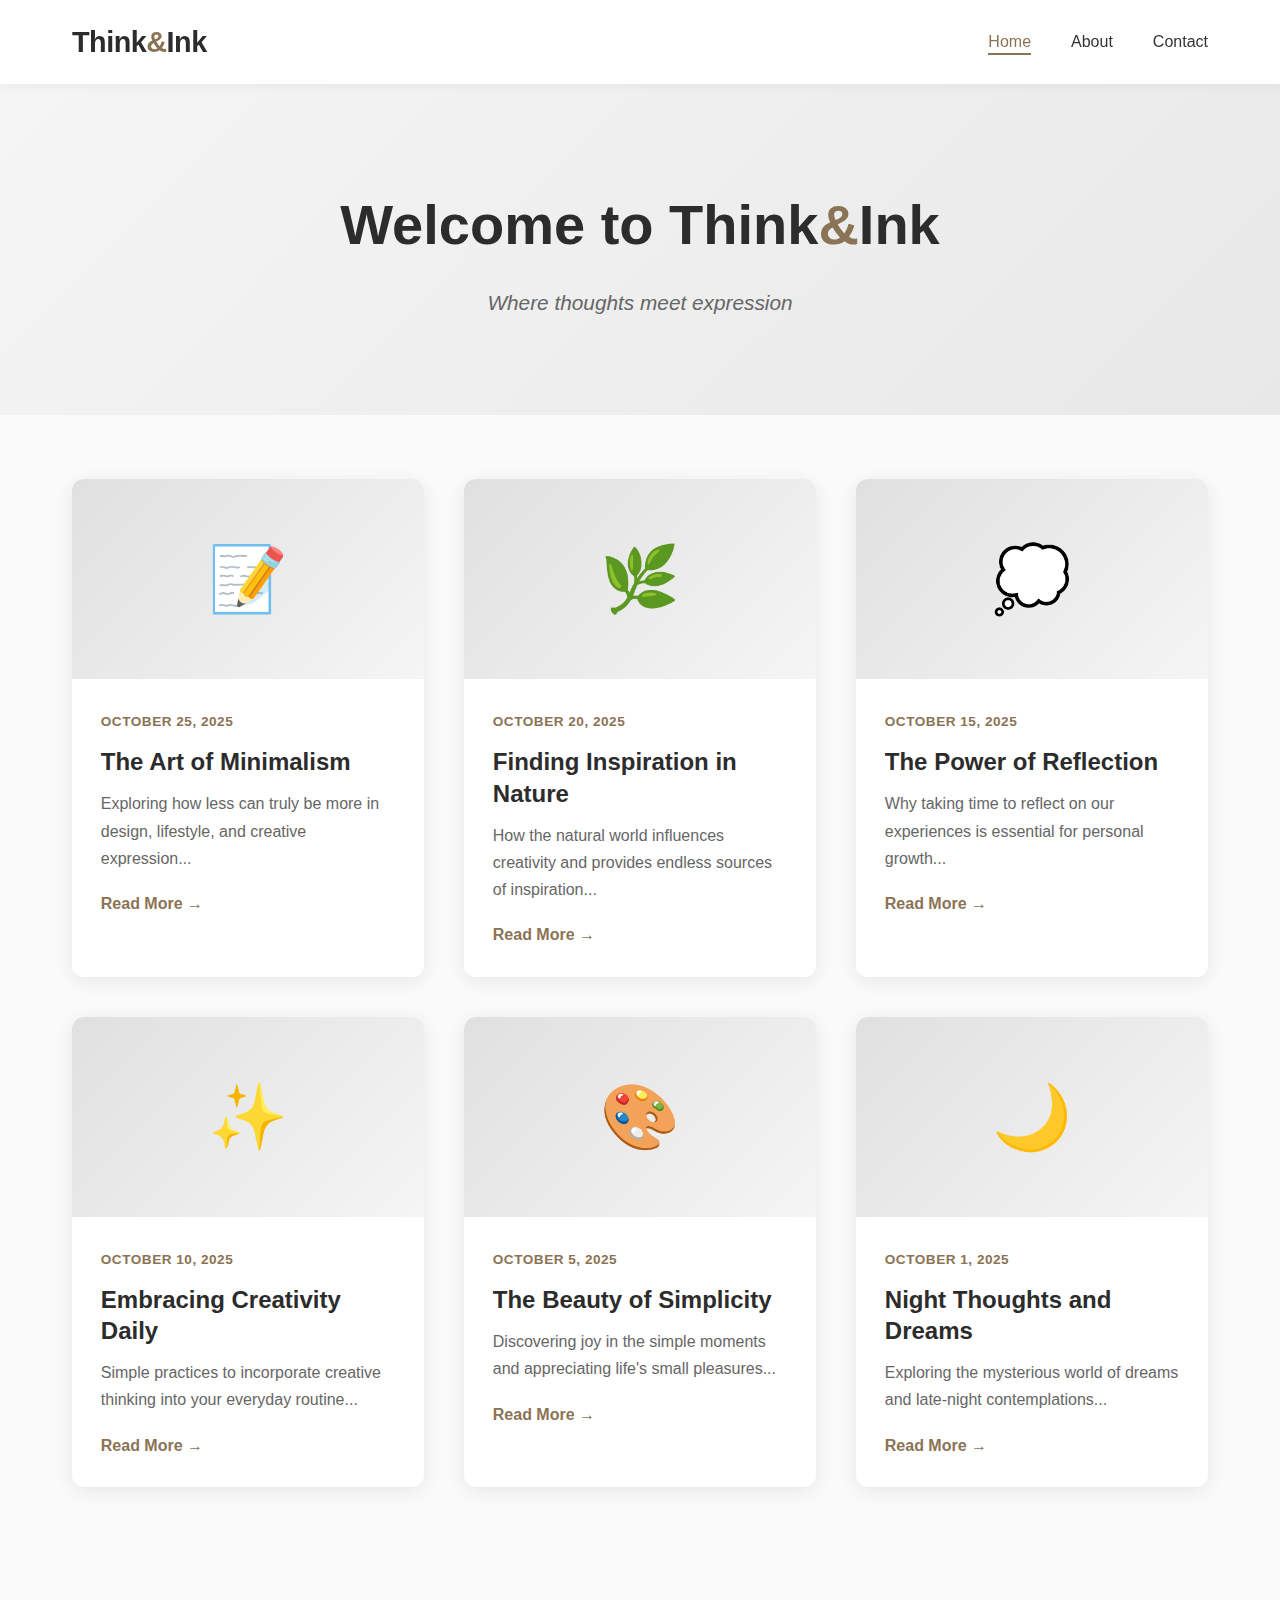
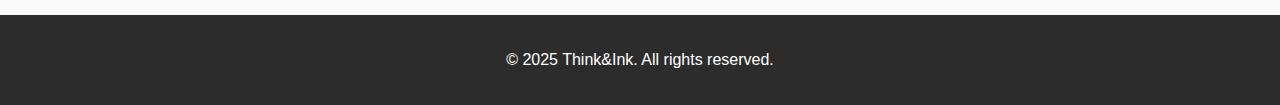
<file: index.html>
<!DOCTYPE html>
<html lang="en">
<head>
    <meta charset="UTF-8">
    <meta name="viewport" content="width=device-width, initial-scale=1.0">
    <title>Think&Ink - Home</title>
    <link rel="stylesheet" href="styles.css">
</head>
<body>
    <nav class="navbar">
        <div class="nav-container">
            <a href="index.html" class="logo">Think<span>&</span>Ink</a>
            <ul class="nav-menu">
                <li><a href="index.html" class="active">Home</a></li>
                <li><a href="about.html">About</a></li>
                <li><a href="contact.html">Contact</a></li>
            </ul>
        </div>
    </nav>

    <header class="hero">
        <div class="hero-content">
            <h1>Welcome to Think<span>&</span>Ink</h1>
            <p>Where thoughts meet expression</p>
        </div>
    </header>

    <main class="container">
        <section class="blog-grid">
            <article class="blog-card">
                <div class="blog-image">
                    <div class="placeholder-image">📝</div>
                </div>
                <div class="blog-content">
                    <span class="blog-date">October 25, 2025</span>
                    <h2>The Art of Minimalism</h2>
                    <p>Exploring how less can truly be more in design, lifestyle, and creative expression...</p>
                    <a href="blog1.html" class="read-more">Read More →</a>
                </div>
            </article>

            <article class="blog-card">
                <div class="blog-image">
                    <div class="placeholder-image">🌿</div>
                </div>
                <div class="blog-content">
                    <span class="blog-date">October 20, 2025</span>
                    <h2>Finding Inspiration in Nature</h2>
                    <p>How the natural world influences creativity and provides endless sources of inspiration...</p>
                    <a href="blog2.html" class="read-more">Read More →</a>
                </div>
            </article>

            <article class="blog-card">
                <div class="blog-image">
                    <div class="placeholder-image">💭</div>
                </div>
                <div class="blog-content">
                    <span class="blog-date">October 15, 2025</span>
                    <h2>The Power of Reflection</h2>
                    <p>Why taking time to reflect on our experiences is essential for personal growth...</p>
                    <a href="blog3.html" class="read-more">Read More →</a>
                </div>
            </article>

            <article class="blog-card">
                <div class="blog-image">
                    <div class="placeholder-image">✨</div>
                </div>
                <div class="blog-content">
                    <span class="blog-date">October 10, 2025</span>
                    <h2>Embracing Creativity Daily</h2>
                    <p>Simple practices to incorporate creative thinking into your everyday routine...</p>
                    <a href="blog4.html" class="read-more">Read More →</a>
                </div>
            </article>

            <article class="blog-card">
                <div class="blog-image">
                    <div class="placeholder-image">🎨</div>
                </div>
                <div class="blog-content">
                    <span class="blog-date">October 5, 2025</span>
                    <h2>The Beauty of Simplicity</h2>
                    <p>Discovering joy in the simple moments and appreciating life's small pleasures...</p>
                    <a href="blog5.html" class="read-more">Read More →</a>
                </div>
            </article>

            <article class="blog-card">
                <div class="blog-image">
                    <div class="placeholder-image">🌙</div>
                </div>
                <div class="blog-content">
                    <span class="blog-date">October 1, 2025</span>
                    <h2>Night Thoughts and Dreams</h2>
                    <p>Exploring the mysterious world of dreams and late-night contemplations...</p>
                    <a href="blog6.html" class="read-more">Read More →</a>
                </div>
            </article>
        </section>
    </main>

    <footer class="footer">
        <p>&copy; 2025 Think&Ink. All rights reserved.</p>
    </footer>
</body>
</html>
</file>
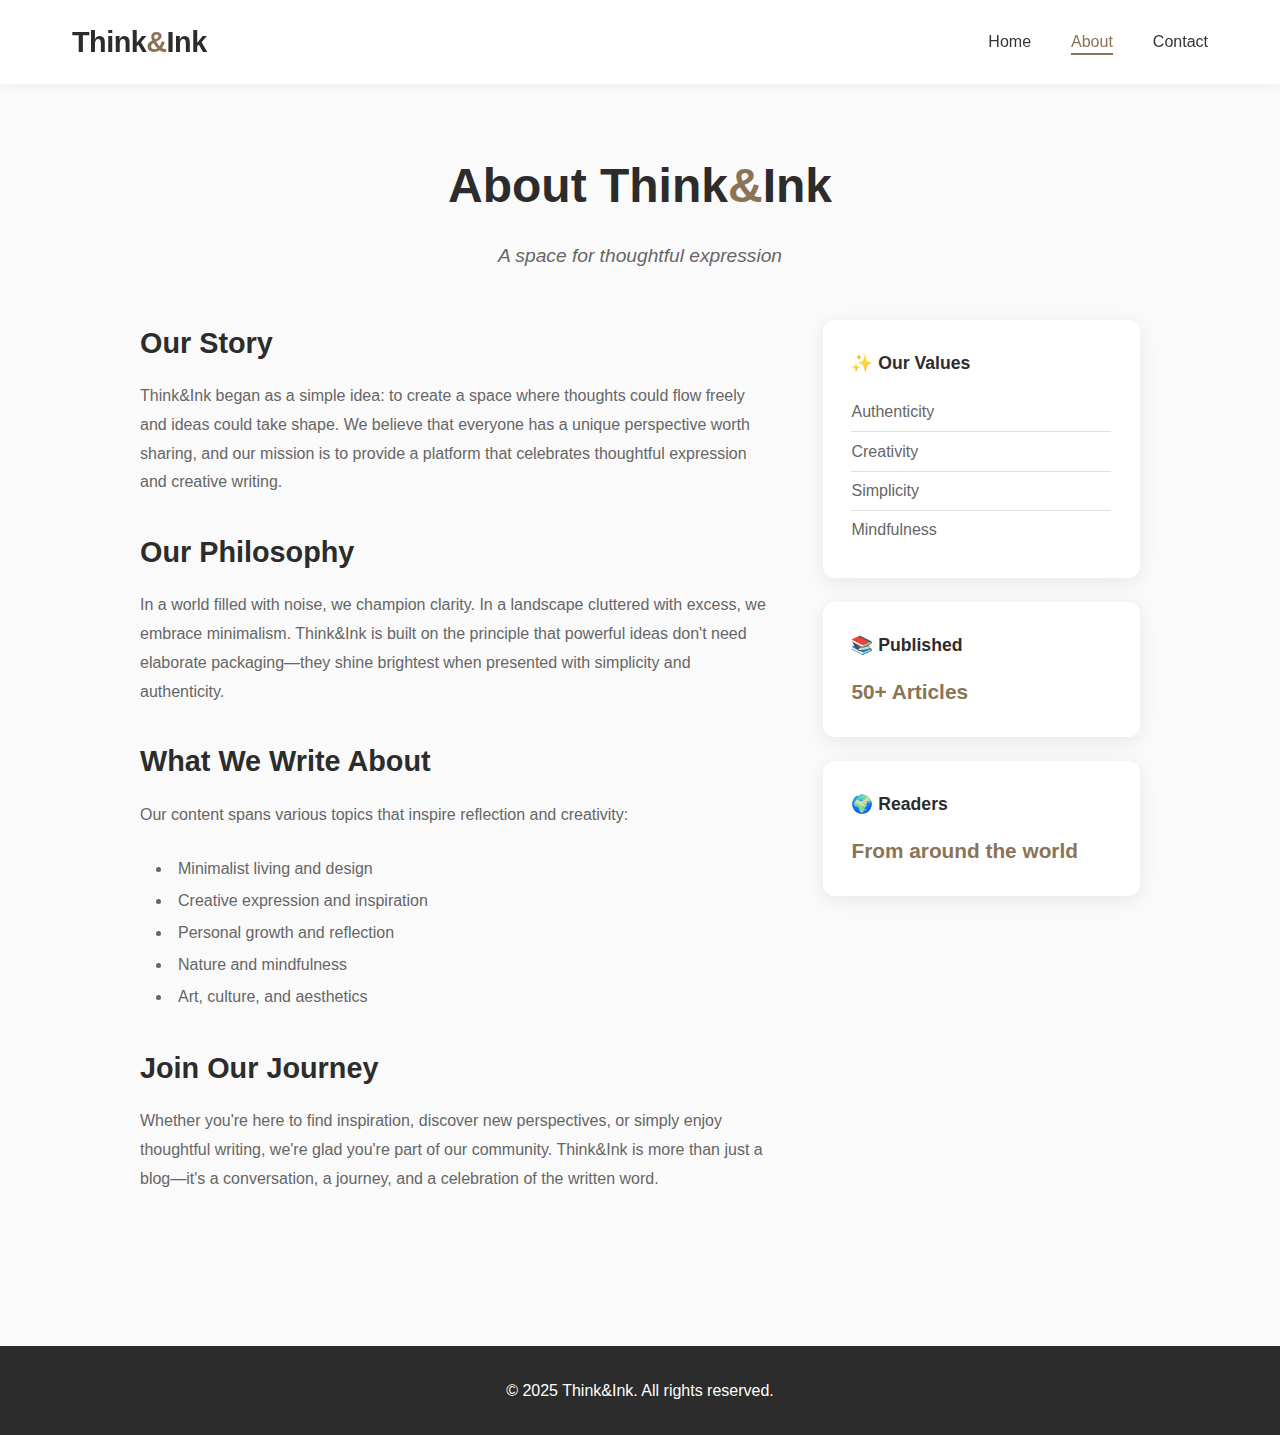
<file: about.html>
<!DOCTYPE html>
<html lang="en">
<head>
    <meta charset="UTF-8">
    <meta name="viewport" content="width=device-width, initial-scale=1.0">
    <title>Think&Ink - About</title>
    <link rel="stylesheet" href="styles.css">
</head>
<body>
    <nav class="navbar">
        <div class="nav-container">
            <a href="index.html" class="logo">Think<span>&</span>Ink</a>
            <ul class="nav-menu">
                <li><a href="index.html">Home</a></li>
                <li><a href="about.html" class="active">About</a></li>
                <li><a href="contact.html">Contact</a></li>
            </ul>
        </div>
    </nav>

    <main class="container">
        <section class="about-section">
            <div class="about-header">
                <h1>About Think<span>&</span>Ink</h1>
                <p class="subtitle">A space for thoughtful expression</p>
            </div>

            <div class="about-content">
                <div class="about-text">
                    <h2>Our Story</h2>
                    <p>Think&Ink began as a simple idea: to create a space where thoughts could flow freely and ideas could take shape. We believe that everyone has a unique perspective worth sharing, and our mission is to provide a platform that celebrates thoughtful expression and creative writing.</p>
                    
                    <h2>Our Philosophy</h2>
                    <p>In a world filled with noise, we champion clarity. In a landscape cluttered with excess, we embrace minimalism. Think&Ink is built on the principle that powerful ideas don't need elaborate packaging—they shine brightest when presented with simplicity and authenticity.</p>
                    
                    <h2>What We Write About</h2>
                    <p>Our content spans various topics that inspire reflection and creativity:</p>
                    <ul class="about-list">
                        <li>Minimalist living and design</li>
                        <li>Creative expression and inspiration</li>
                        <li>Personal growth and reflection</li>
                        <li>Nature and mindfulness</li>
                        <li>Art, culture, and aesthetics</li>
                    </ul>

                    <h2>Join Our Journey</h2>
                    <p>Whether you're here to find inspiration, discover new perspectives, or simply enjoy thoughtful writing, we're glad you're part of our community. Think&Ink is more than just a blog—it's a conversation, a journey, and a celebration of the written word.</p>
                </div>

                <div class="about-sidebar">
                    <div class="about-card">
                        <h3>✨ Our Values</h3>
                        <ul>
                            <li>Authenticity</li>
                            <li>Creativity</li>
                            <li>Simplicity</li>
                            <li>Mindfulness</li>
                        </ul>
                    </div>

                    <div class="about-card">
                        <h3>📚 Published</h3>
                        <p class="stat">50+ Articles</p>
                    </div>

                    <div class="about-card">
                        <h3>🌍 Readers</h3>
                        <p class="stat">From around the world</p>
                    </div>
                </div>
            </div>
        </section>
    </main>

    <footer class="footer">
        <p>&copy; 2025 Think&Ink. All rights reserved.</p>
    </footer>
</body>
</html>
</file>
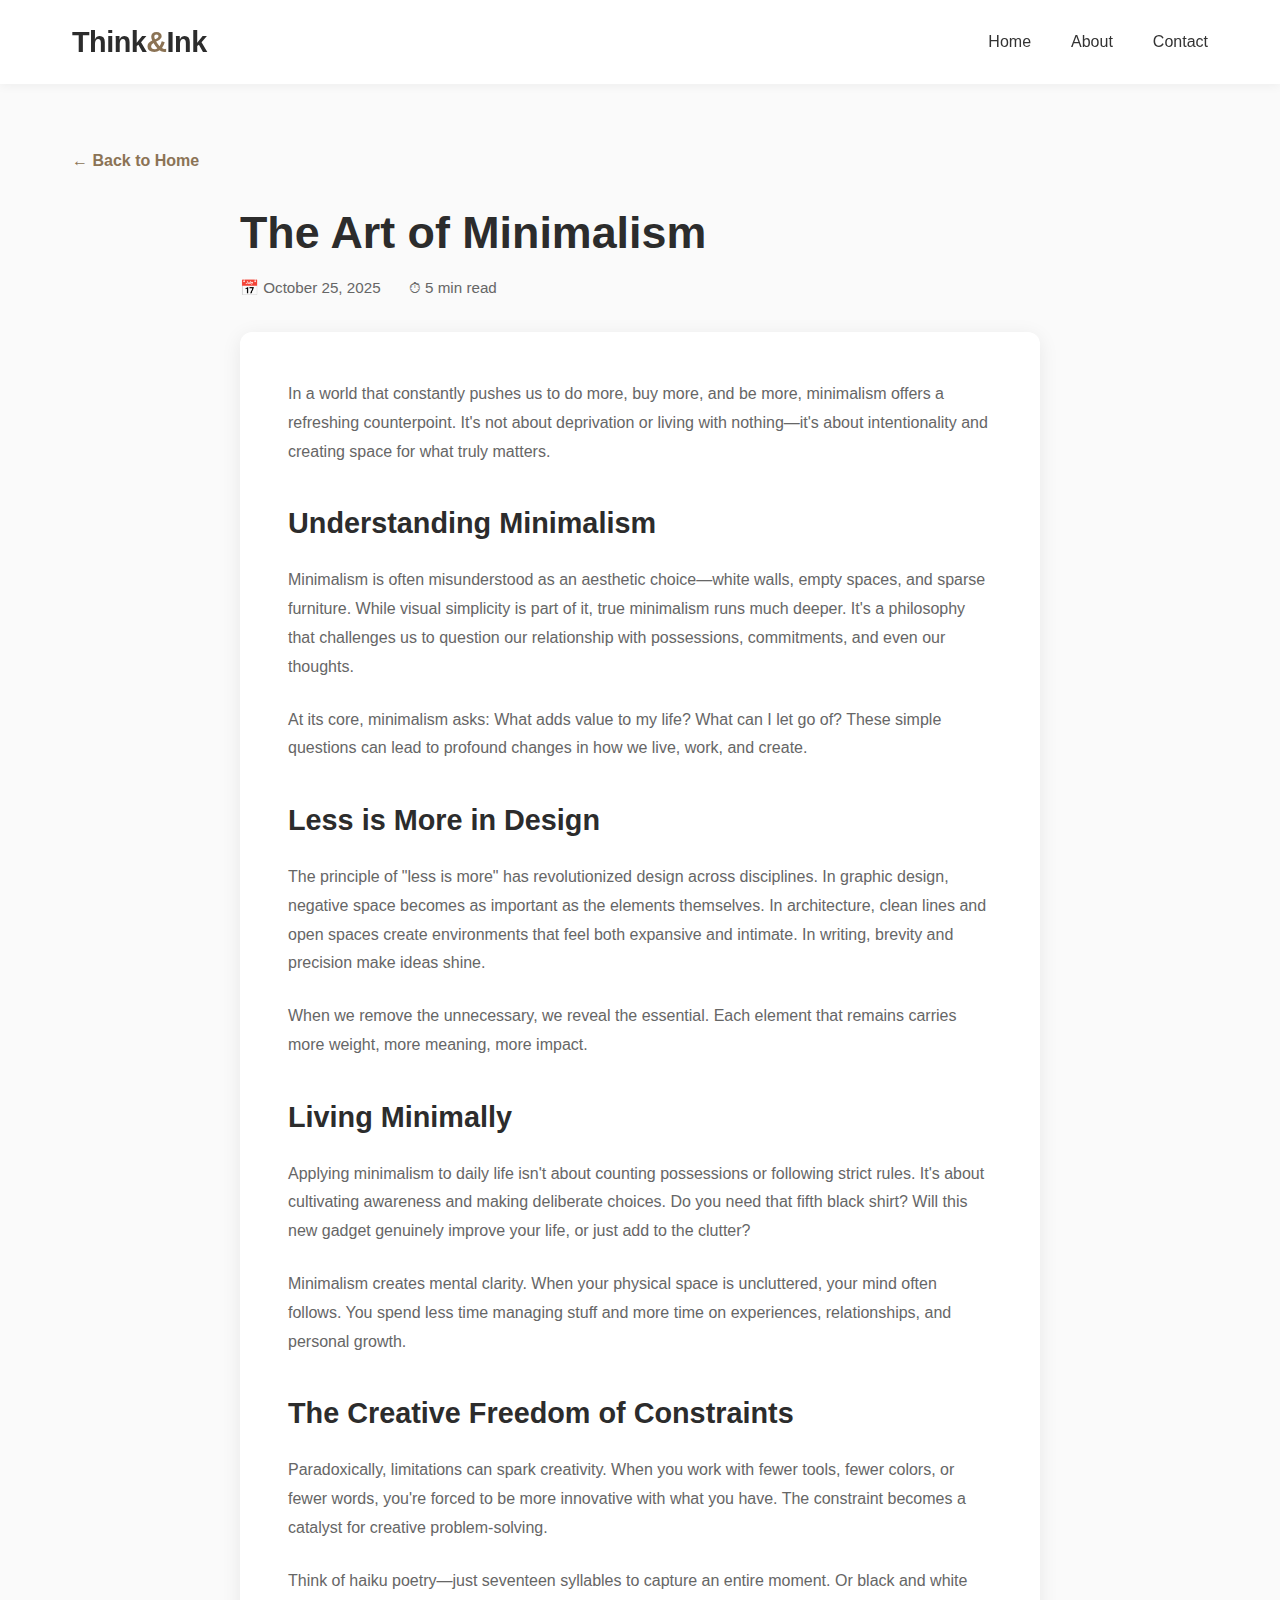
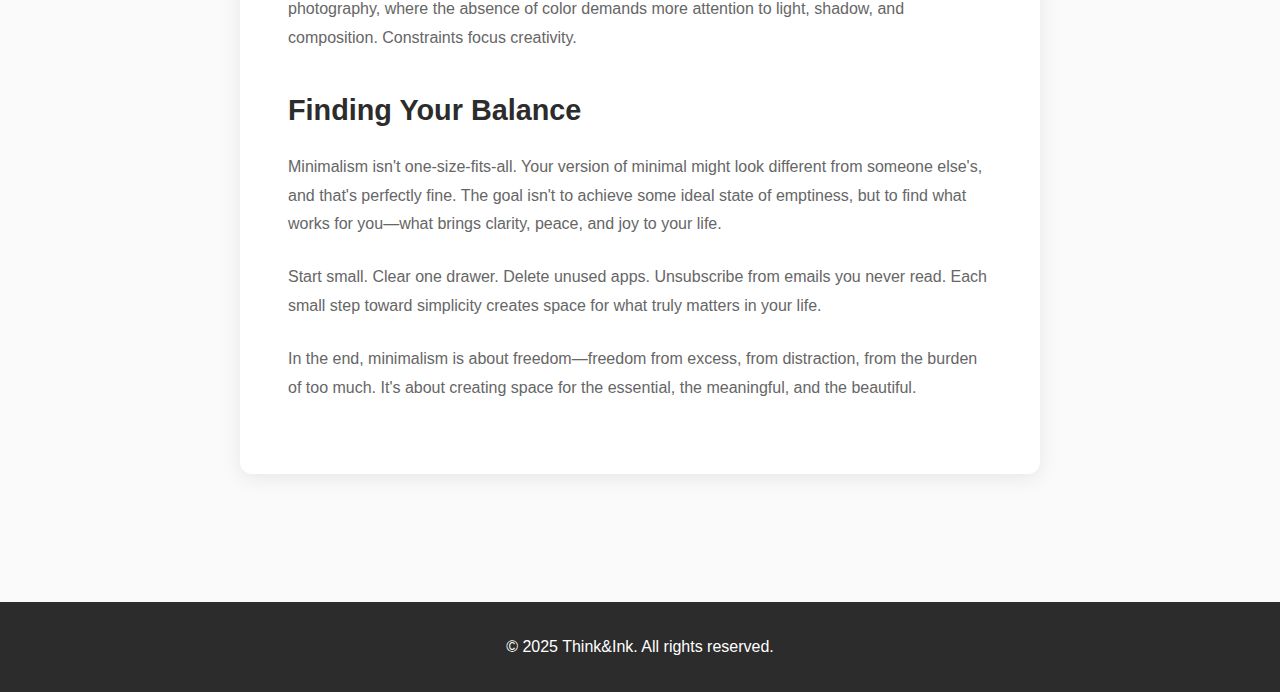
<file: blog1.html>
<!DOCTYPE html>
<html lang="en">
<head>
    <meta charset="UTF-8">
    <meta name="viewport" content="width=device-width, initial-scale=1.0">
    <title>The Art of Minimalism - Think&Ink</title>
    <link rel="stylesheet" href="styles.css">
</head>
<body>
    <nav class="navbar">
        <div class="nav-container">
            <a href="index.html" class="logo">Think<span>&</span>Ink</a>
            <ul class="nav-menu">
                <li><a href="index.html">Home</a></li>
                <li><a href="about.html">About</a></li>
                <li><a href="contact.html">Contact</a></li>
            </ul>
        </div>
    </nav>

    <main class="container">
        <a href="index.html" class="back-link">← Back to Home</a>
        <section class="blog-post-section">
            <div class="blog-post-header">
                <h1>The Art of Minimalism</h1>
                <div class="post-meta">
                    <span>📅 October 25, 2025</span>
                    <span>⏱ 5 min read</span>
                </div>
            </div>

            <div class="blog-post-content">
                <p>In a world that constantly pushes us to do more, buy more, and be more, minimalism offers a refreshing counterpoint. It's not about deprivation or living with nothing—it's about intentionality and creating space for what truly matters.</p>

                <h2>Understanding Minimalism</h2>
                <p>Minimalism is often misunderstood as an aesthetic choice—white walls, empty spaces, and sparse furniture. While visual simplicity is part of it, true minimalism runs much deeper. It's a philosophy that challenges us to question our relationship with possessions, commitments, and even our thoughts.</p>

                <p>At its core, minimalism asks: What adds value to my life? What can I let go of? These simple questions can lead to profound changes in how we live, work, and create.</p>

                <h2>Less is More in Design</h2>
                <p>The principle of "less is more" has revolutionized design across disciplines. In graphic design, negative space becomes as important as the elements themselves. In architecture, clean lines and open spaces create environments that feel both expansive and intimate. In writing, brevity and precision make ideas shine.</p>

                <p>When we remove the unnecessary, we reveal the essential. Each element that remains carries more weight, more meaning, more impact.</p>

                <h2>Living Minimally</h2>
                <p>Applying minimalism to daily life isn't about counting possessions or following strict rules. It's about cultivating awareness and making deliberate choices. Do you need that fifth black shirt? Will this new gadget genuinely improve your life, or just add to the clutter?</p>

                <p>Minimalism creates mental clarity. When your physical space is uncluttered, your mind often follows. You spend less time managing stuff and more time on experiences, relationships, and personal growth.</p>

                <h2>The Creative Freedom of Constraints</h2>
                <p>Paradoxically, limitations can spark creativity. When you work with fewer tools, fewer colors, or fewer words, you're forced to be more innovative with what you have. The constraint becomes a catalyst for creative problem-solving.</p>

                <p>Think of haiku poetry—just seventeen syllables to capture an entire moment. Or black and white photography, where the absence of color demands more attention to light, shadow, and composition. Constraints focus creativity.</p>

                <h2>Finding Your Balance</h2>
                <p>Minimalism isn't one-size-fits-all. Your version of minimal might look different from someone else's, and that's perfectly fine. The goal isn't to achieve some ideal state of emptiness, but to find what works for you—what brings clarity, peace, and joy to your life.</p>

                <p>Start small. Clear one drawer. Delete unused apps. Unsubscribe from emails you never read. Each small step toward simplicity creates space for what truly matters in your life.</p>

                <p>In the end, minimalism is about freedom—freedom from excess, from distraction, from the burden of too much. It's about creating space for the essential, the meaningful, and the beautiful.</p>
            </div>
        </section>
    </main>

    <footer class="footer">
        <p>&copy; 2025 Think&Ink. All rights reserved.</p>
    </footer>
</body>
</html>
</file>
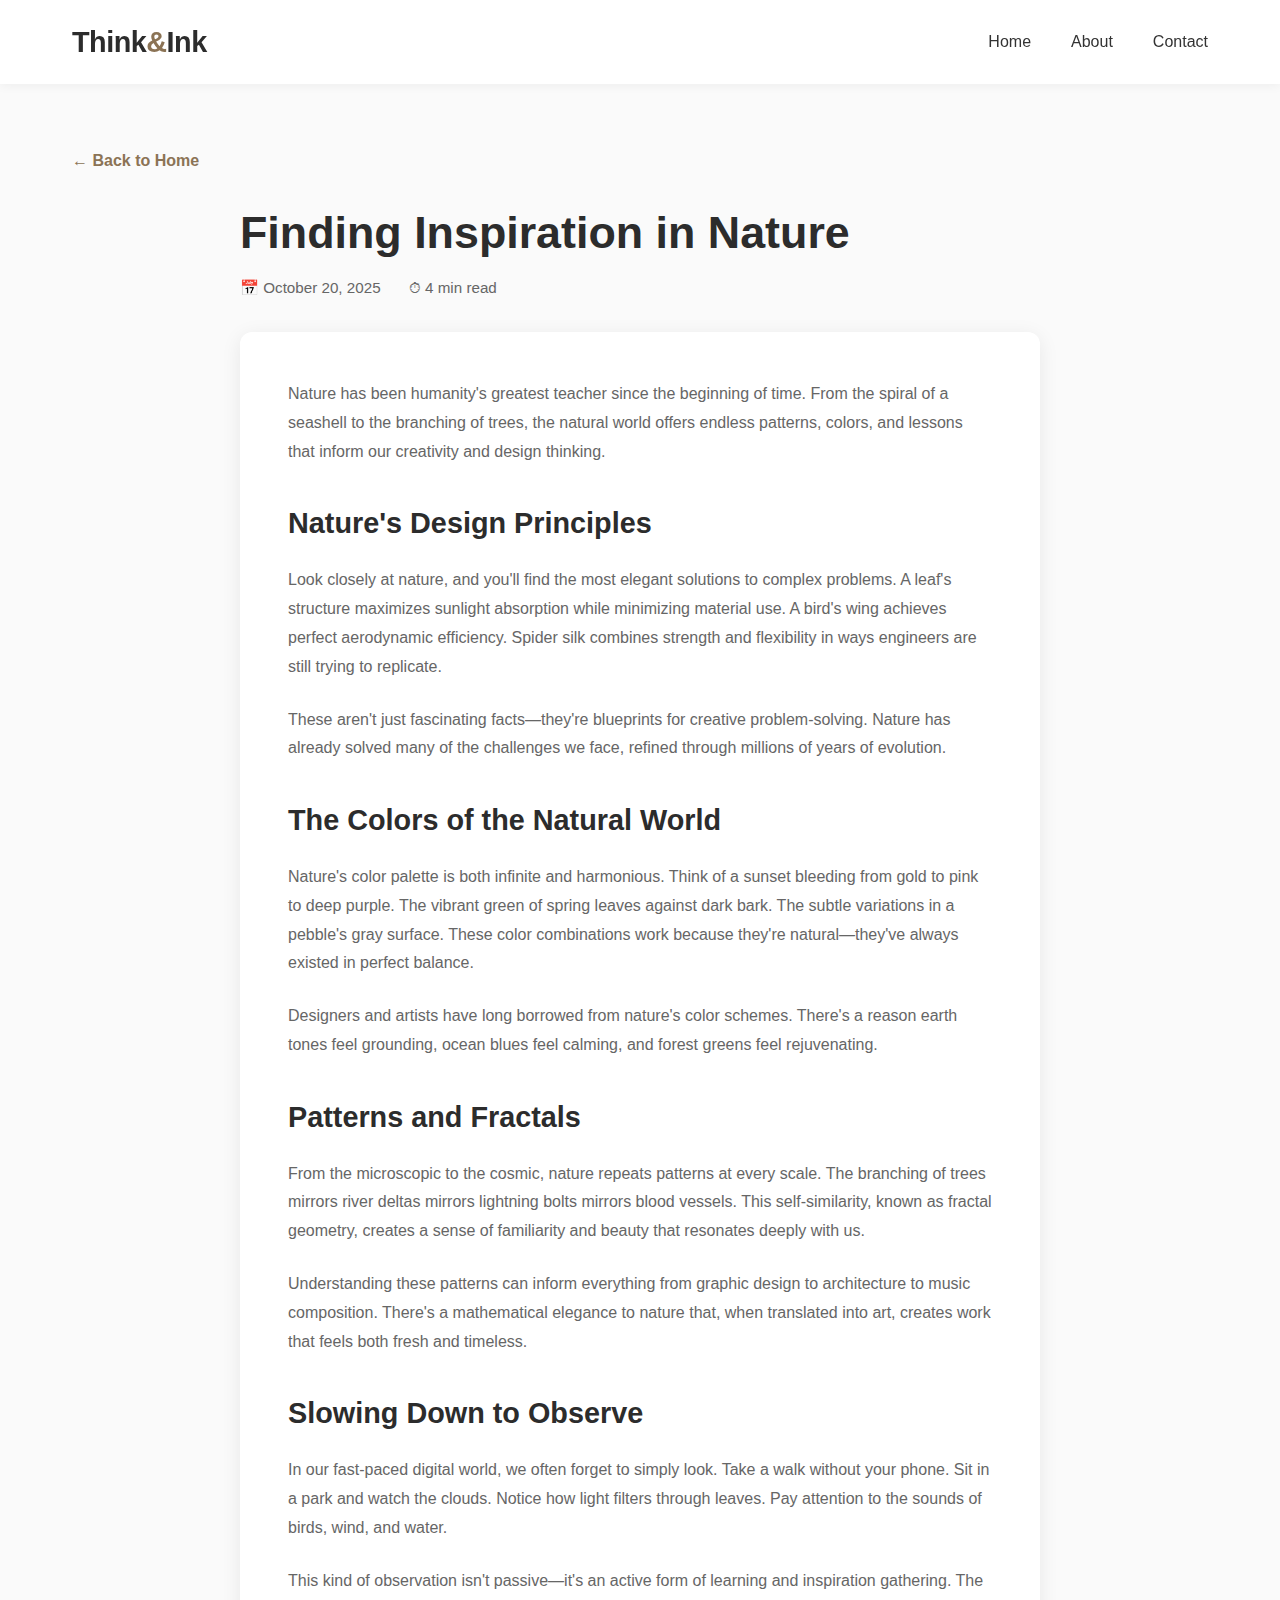
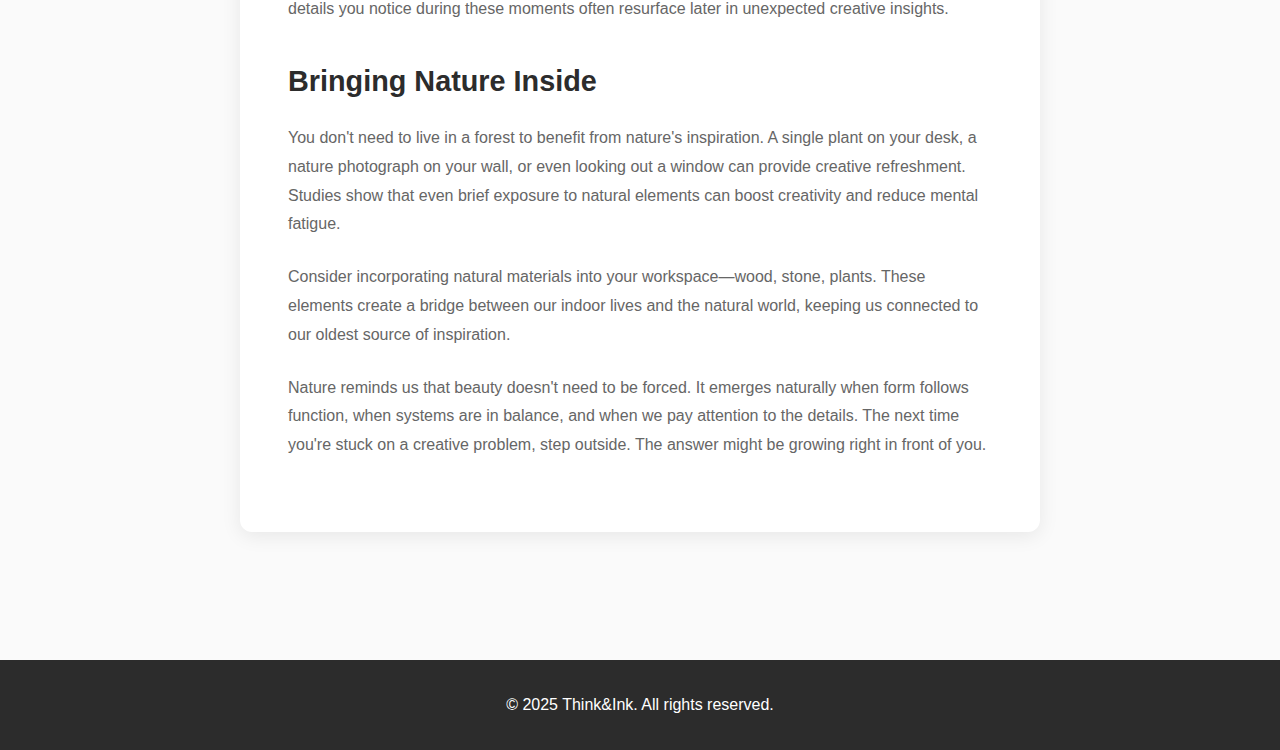
<file: blog2.html>
<!DOCTYPE html>
<html lang="en">
<head>
    <meta charset="UTF-8">
    <meta name="viewport" content="width=device-width, initial-scale=1.0">
    <title>Finding Inspiration in Nature - Think&Ink</title>
    <link rel="stylesheet" href="styles.css">
</head>
<body>
    <nav class="navbar">
        <div class="nav-container">
            <a href="index.html" class="logo">Think<span>&</span>Ink</a>
            <ul class="nav-menu">
                <li><a href="index.html">Home</a></li>
                <li><a href="about.html">About</a></li>
                <li><a href="contact.html">Contact</a></li>
            </ul>
        </div>
    </nav>

    <main class="container">
        <a href="index.html" class="back-link">← Back to Home</a>
        <section class="blog-post-section">
            <div class="blog-post-header">
                <h1>Finding Inspiration in Nature</h1>
                <div class="post-meta">
                    <span>📅 October 20, 2025</span>
                    <span>⏱ 4 min read</span>
                </div>
            </div>

            <div class="blog-post-content">
                <p>Nature has been humanity's greatest teacher since the beginning of time. From the spiral of a seashell to the branching of trees, the natural world offers endless patterns, colors, and lessons that inform our creativity and design thinking.</p>

                <h2>Nature's Design Principles</h2>
                <p>Look closely at nature, and you'll find the most elegant solutions to complex problems. A leaf's structure maximizes sunlight absorption while minimizing material use. A bird's wing achieves perfect aerodynamic efficiency. Spider silk combines strength and flexibility in ways engineers are still trying to replicate.</p>

                <p>These aren't just fascinating facts—they're blueprints for creative problem-solving. Nature has already solved many of the challenges we face, refined through millions of years of evolution.</p>

                <h2>The Colors of the Natural World</h2>
                <p>Nature's color palette is both infinite and harmonious. Think of a sunset bleeding from gold to pink to deep purple. The vibrant green of spring leaves against dark bark. The subtle variations in a pebble's gray surface. These color combinations work because they're natural—they've always existed in perfect balance.</p>

                <p>Designers and artists have long borrowed from nature's color schemes. There's a reason earth tones feel grounding, ocean blues feel calming, and forest greens feel rejuvenating.</p>

                <h2>Patterns and Fractals</h2>
                <p>From the microscopic to the cosmic, nature repeats patterns at every scale. The branching of trees mirrors river deltas mirrors lightning bolts mirrors blood vessels. This self-similarity, known as fractal geometry, creates a sense of familiarity and beauty that resonates deeply with us.</p>

                <p>Understanding these patterns can inform everything from graphic design to architecture to music composition. There's a mathematical elegance to nature that, when translated into art, creates work that feels both fresh and timeless.</p>

                <h2>Slowing Down to Observe</h2>
                <p>In our fast-paced digital world, we often forget to simply look. Take a walk without your phone. Sit in a park and watch the clouds. Notice how light filters through leaves. Pay attention to the sounds of birds, wind, and water.</p>

                <p>This kind of observation isn't passive—it's an active form of learning and inspiration gathering. The details you notice during these moments often resurface later in unexpected creative insights.</p>

                <h2>Bringing Nature Inside</h2>
                <p>You don't need to live in a forest to benefit from nature's inspiration. A single plant on your desk, a nature photograph on your wall, or even looking out a window can provide creative refreshment. Studies show that even brief exposure to natural elements can boost creativity and reduce mental fatigue.</p>

                <p>Consider incorporating natural materials into your workspace—wood, stone, plants. These elements create a bridge between our indoor lives and the natural world, keeping us connected to our oldest source of inspiration.</p>

                <p>Nature reminds us that beauty doesn't need to be forced. It emerges naturally when form follows function, when systems are in balance, and when we pay attention to the details. The next time you're stuck on a creative problem, step outside. The answer might be growing right in front of you.</p>
            </div>
        </section>
    </main>

    <footer class="footer">
        <p>&copy; 2025 Think&Ink. All rights reserved.</p>
    </footer>
</body>
</html>
</file>
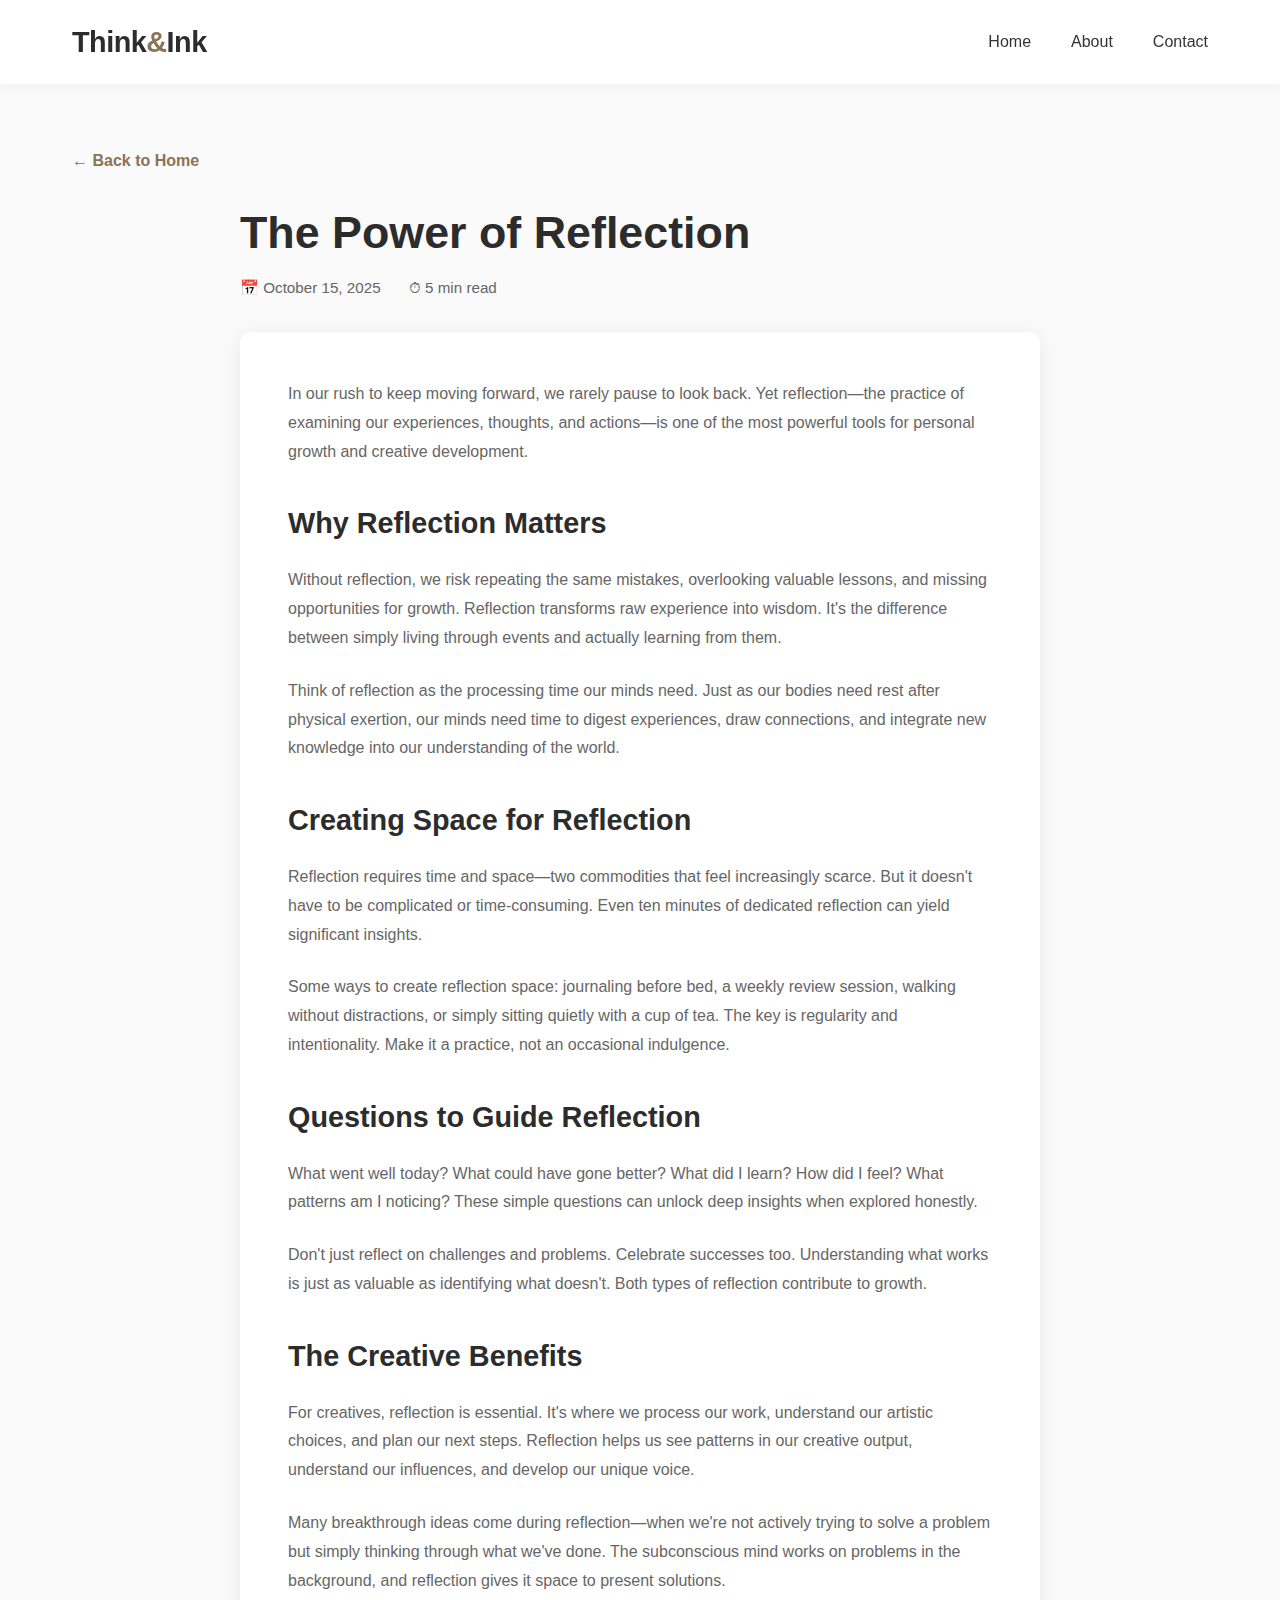
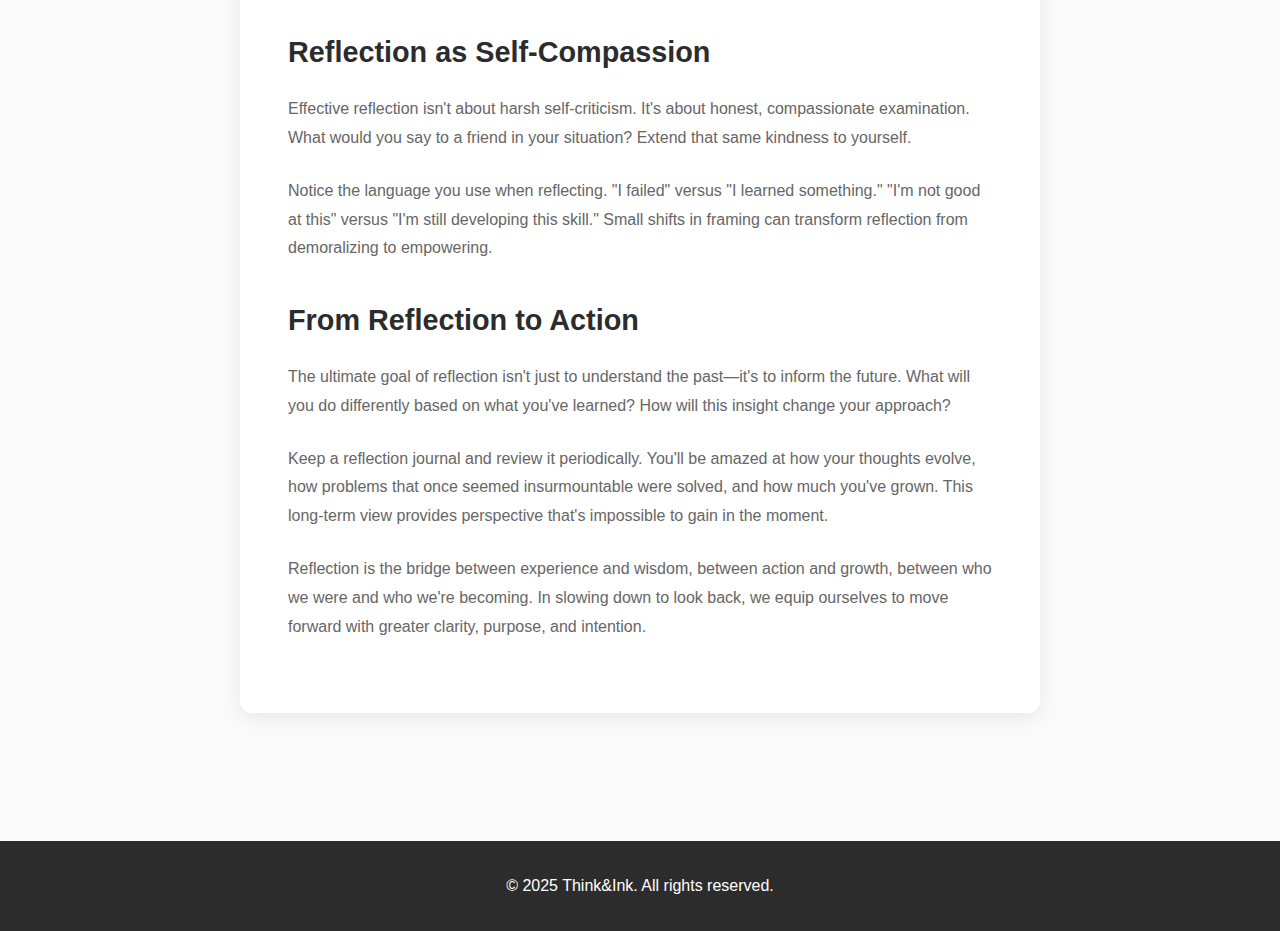
<file: blog3.html>
<!DOCTYPE html>
<html lang="en">
<head>
    <meta charset="UTF-8">
    <meta name="viewport" content="width=device-width, initial-scale=1.0">
    <title>The Power of Reflection - Think&Ink</title>
    <link rel="stylesheet" href="styles.css">
</head>
<body>
    <nav class="navbar">
        <div class="nav-container">
            <a href="index.html" class="logo">Think<span>&</span>Ink</a>
            <ul class="nav-menu">
                <li><a href="index.html">Home</a></li>
                <li><a href="about.html">About</a></li>
                <li><a href="contact.html">Contact</a></li>
            </ul>
        </div>
    </nav>

    <main class="container">
        <a href="index.html" class="back-link">← Back to Home</a>
        <section class="blog-post-section">
            <div class="blog-post-header">
                <h1>The Power of Reflection</h1>
                <div class="post-meta">
                    <span>📅 October 15, 2025</span>
                    <span>⏱ 5 min read</span>
                </div>
            </div>

            <div class="blog-post-content">
                <p>In our rush to keep moving forward, we rarely pause to look back. Yet reflection—the practice of examining our experiences, thoughts, and actions—is one of the most powerful tools for personal growth and creative development.</p>

                <h2>Why Reflection Matters</h2>
                <p>Without reflection, we risk repeating the same mistakes, overlooking valuable lessons, and missing opportunities for growth. Reflection transforms raw experience into wisdom. It's the difference between simply living through events and actually learning from them.</p>

                <p>Think of reflection as the processing time our minds need. Just as our bodies need rest after physical exertion, our minds need time to digest experiences, draw connections, and integrate new knowledge into our understanding of the world.</p>

                <h2>Creating Space for Reflection</h2>
                <p>Reflection requires time and space—two commodities that feel increasingly scarce. But it doesn't have to be complicated or time-consuming. Even ten minutes of dedicated reflection can yield significant insights.</p>

                <p>Some ways to create reflection space: journaling before bed, a weekly review session, walking without distractions, or simply sitting quietly with a cup of tea. The key is regularity and intentionality. Make it a practice, not an occasional indulgence.</p>

                <h2>Questions to Guide Reflection</h2>
                <p>What went well today? What could have gone better? What did I learn? How did I feel? What patterns am I noticing? These simple questions can unlock deep insights when explored honestly.</p>

                <p>Don't just reflect on challenges and problems. Celebrate successes too. Understanding what works is just as valuable as identifying what doesn't. Both types of reflection contribute to growth.</p>

                <h2>The Creative Benefits</h2>
                <p>For creatives, reflection is essential. It's where we process our work, understand our artistic choices, and plan our next steps. Reflection helps us see patterns in our creative output, understand our influences, and develop our unique voice.</p>

                <p>Many breakthrough ideas come during reflection—when we're not actively trying to solve a problem but simply thinking through what we've done. The subconscious mind works on problems in the background, and reflection gives it space to present solutions.</p>

                <h2>Reflection as Self-Compassion</h2>
                <p>Effective reflection isn't about harsh self-criticism. It's about honest, compassionate examination. What would you say to a friend in your situation? Extend that same kindness to yourself.</p>

                <p>Notice the language you use when reflecting. "I failed" versus "I learned something." "I'm not good at this" versus "I'm still developing this skill." Small shifts in framing can transform reflection from demoralizing to empowering.</p>

                <h2>From Reflection to Action</h2>
                <p>The ultimate goal of reflection isn't just to understand the past—it's to inform the future. What will you do differently based on what you've learned? How will this insight change your approach?</p>

                <p>Keep a reflection journal and review it periodically. You'll be amazed at how your thoughts evolve, how problems that once seemed insurmountable were solved, and how much you've grown. This long-term view provides perspective that's impossible to gain in the moment.</p>

                <p>Reflection is the bridge between experience and wisdom, between action and growth, between who we were and who we're becoming. In slowing down to look back, we equip ourselves to move forward with greater clarity, purpose, and intention.</p>
            </div>
        </section>
    </main>

    <footer class="footer">
        <p>&copy; 2025 Think&Ink. All rights reserved.</p>
    </footer>
</body>
</html>
</file>
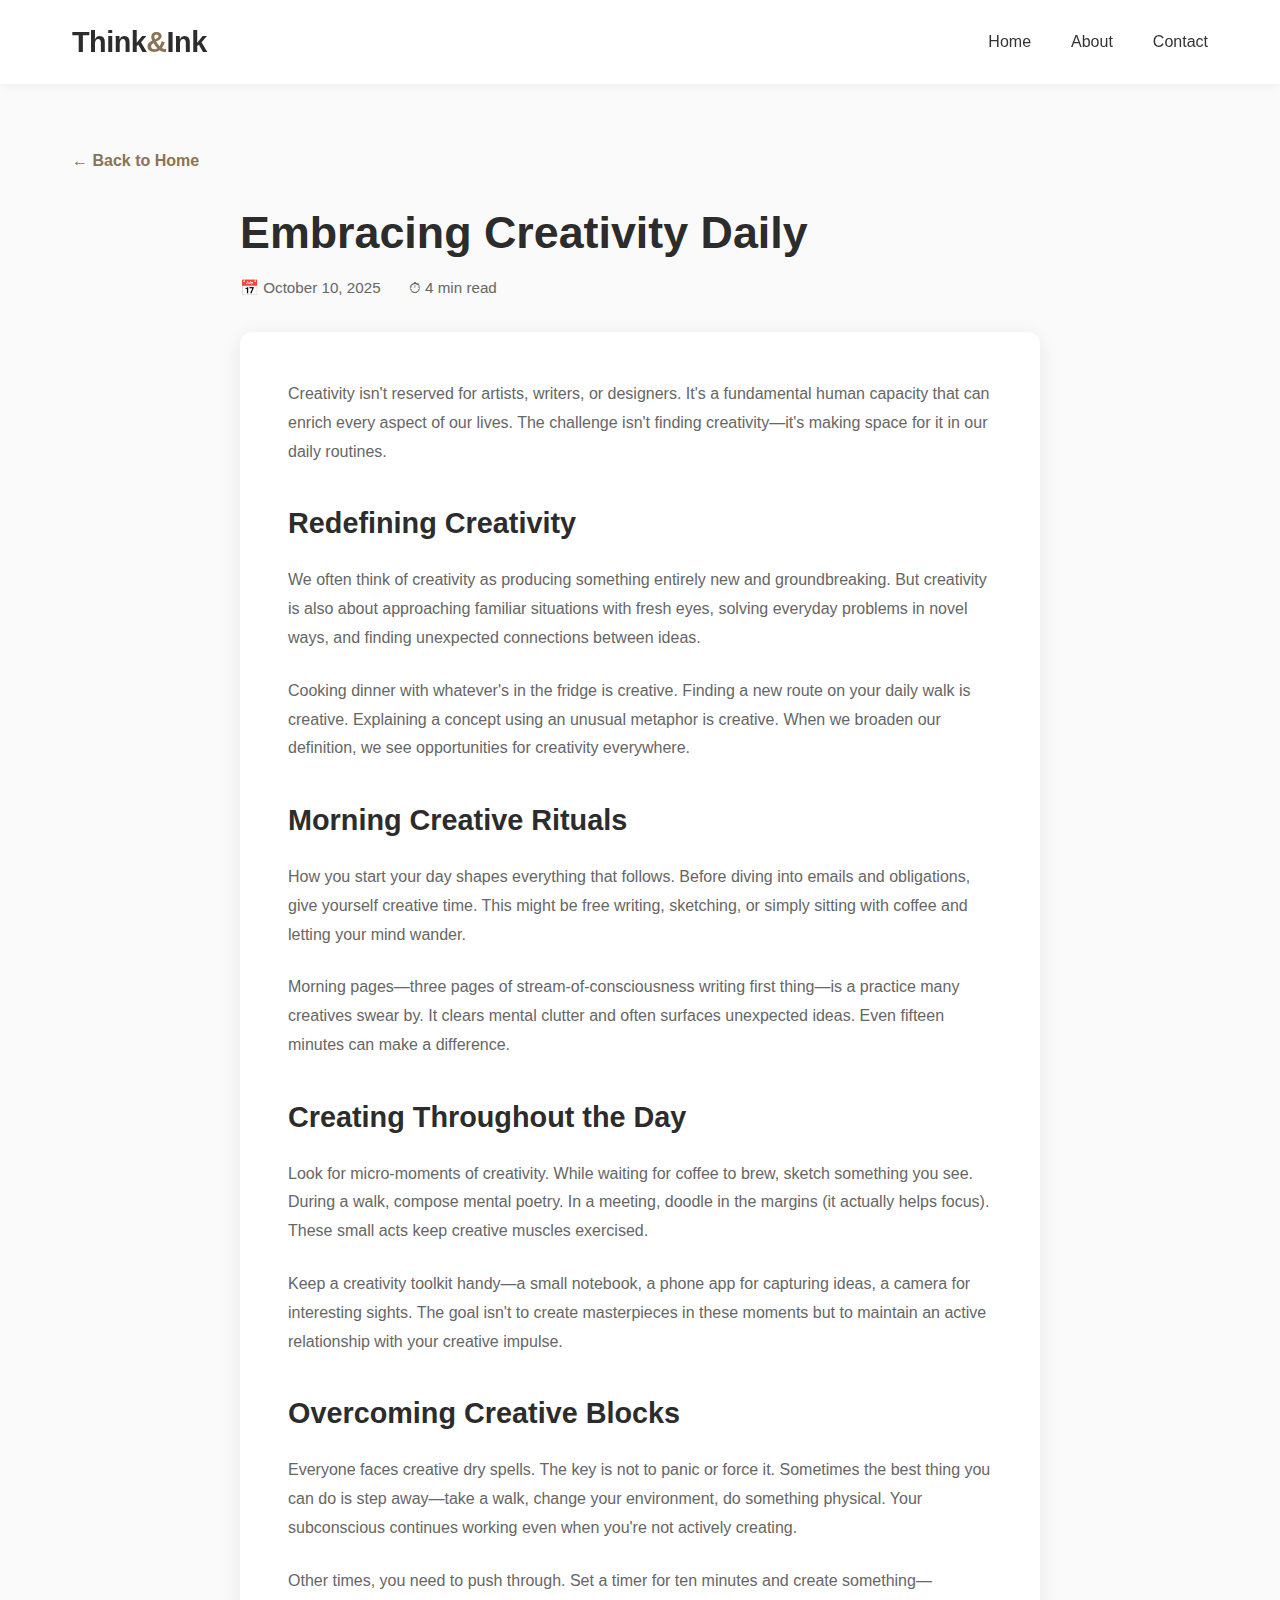
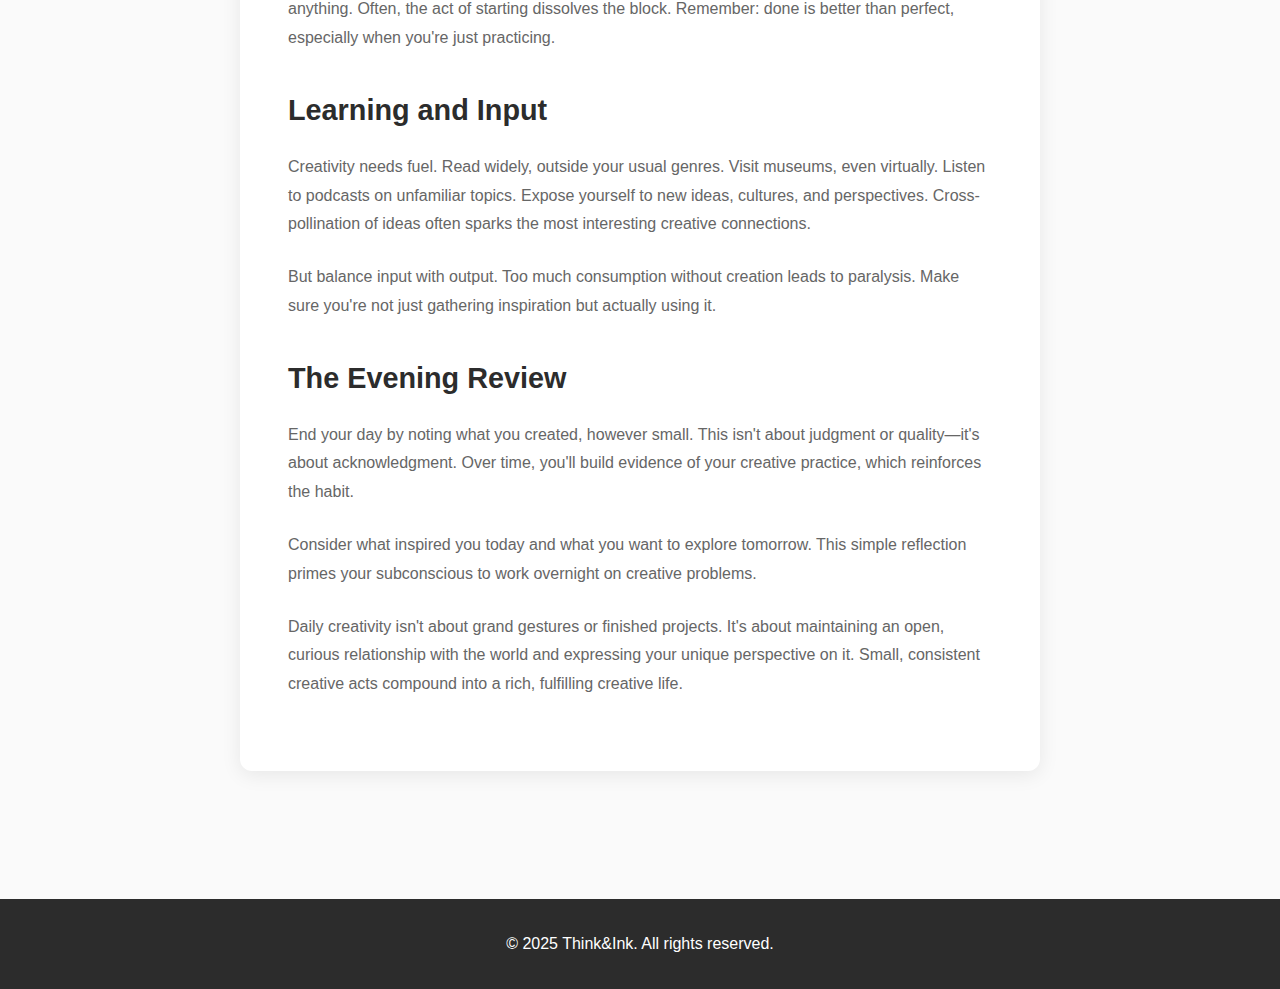
<file: blog4.html>
<!DOCTYPE html>
<html lang="en">
<head>
    <meta charset="UTF-8">
    <meta name="viewport" content="width=device-width, initial-scale=1.0">
    <title>Embracing Creativity Daily - Think&Ink</title>
    <link rel="stylesheet" href="styles.css">
</head>
<body>
    <nav class="navbar">
        <div class="nav-container">
            <a href="index.html" class="logo">Think<span>&</span>Ink</a>
            <ul class="nav-menu">
                <li><a href="index.html">Home</a></li>
                <li><a href="about.html">About</a></li>
                <li><a href="contact.html">Contact</a></li>
            </ul>
        </div>
    </nav>

    <main class="container">
        <a href="index.html" class="back-link">← Back to Home</a>
        <section class="blog-post-section">
            <div class="blog-post-header">
                <h1>Embracing Creativity Daily</h1>
                <div class="post-meta">
                    <span>📅 October 10, 2025</span>
                    <span>⏱ 4 min read</span>
                </div>
            </div>

            <div class="blog-post-content">
                <p>Creativity isn't reserved for artists, writers, or designers. It's a fundamental human capacity that can enrich every aspect of our lives. The challenge isn't finding creativity—it's making space for it in our daily routines.</p>

                <h2>Redefining Creativity</h2>
                <p>We often think of creativity as producing something entirely new and groundbreaking. But creativity is also about approaching familiar situations with fresh eyes, solving everyday problems in novel ways, and finding unexpected connections between ideas.</p>

                <p>Cooking dinner with whatever's in the fridge is creative. Finding a new route on your daily walk is creative. Explaining a concept using an unusual metaphor is creative. When we broaden our definition, we see opportunities for creativity everywhere.</p>

                <h2>Morning Creative Rituals</h2>
                <p>How you start your day shapes everything that follows. Before diving into emails and obligations, give yourself creative time. This might be free writing, sketching, or simply sitting with coffee and letting your mind wander.</p>

                <p>Morning pages—three pages of stream-of-consciousness writing first thing—is a practice many creatives swear by. It clears mental clutter and often surfaces unexpected ideas. Even fifteen minutes can make a difference.</p>

                <h2>Creating Throughout the Day</h2>
                <p>Look for micro-moments of creativity. While waiting for coffee to brew, sketch something you see. During a walk, compose mental poetry. In a meeting, doodle in the margins (it actually helps focus). These small acts keep creative muscles exercised.</p>

                <p>Keep a creativity toolkit handy—a small notebook, a phone app for capturing ideas, a camera for interesting sights. The goal isn't to create masterpieces in these moments but to maintain an active relationship with your creative impulse.</p>

                <h2>Overcoming Creative Blocks</h2>
                <p>Everyone faces creative dry spells. The key is not to panic or force it. Sometimes the best thing you can do is step away—take a walk, change your environment, do something physical. Your subconscious continues working even when you're not actively creating.</p>

                <p>Other times, you need to push through. Set a timer for ten minutes and create something—anything. Often, the act of starting dissolves the block. Remember: done is better than perfect, especially when you're just practicing.</p>

                <h2>Learning and Input</h2>
                <p>Creativity needs fuel. Read widely, outside your usual genres. Visit museums, even virtually. Listen to podcasts on unfamiliar topics. Expose yourself to new ideas, cultures, and perspectives. Cross-pollination of ideas often sparks the most interesting creative connections.</p>

                <p>But balance input with output. Too much consumption without creation leads to paralysis. Make sure you're not just gathering inspiration but actually using it.</p>

                <h2>The Evening Review</h2>
                <p>End your day by noting what you created, however small. This isn't about judgment or quality—it's about acknowledgment. Over time, you'll build evidence of your creative practice, which reinforces the habit.</p>

                <p>Consider what inspired you today and what you want to explore tomorrow. This simple reflection primes your subconscious to work overnight on creative problems.</p>

                <p>Daily creativity isn't about grand gestures or finished projects. It's about maintaining an open, curious relationship with the world and expressing your unique perspective on it. Small, consistent creative acts compound into a rich, fulfilling creative life.</p>
            </div>
        </section>
    </main>

    <footer class="footer">
        <p>&copy; 2025 Think&Ink. All rights reserved.</p>
    </footer>
</body>
</html>
</file>
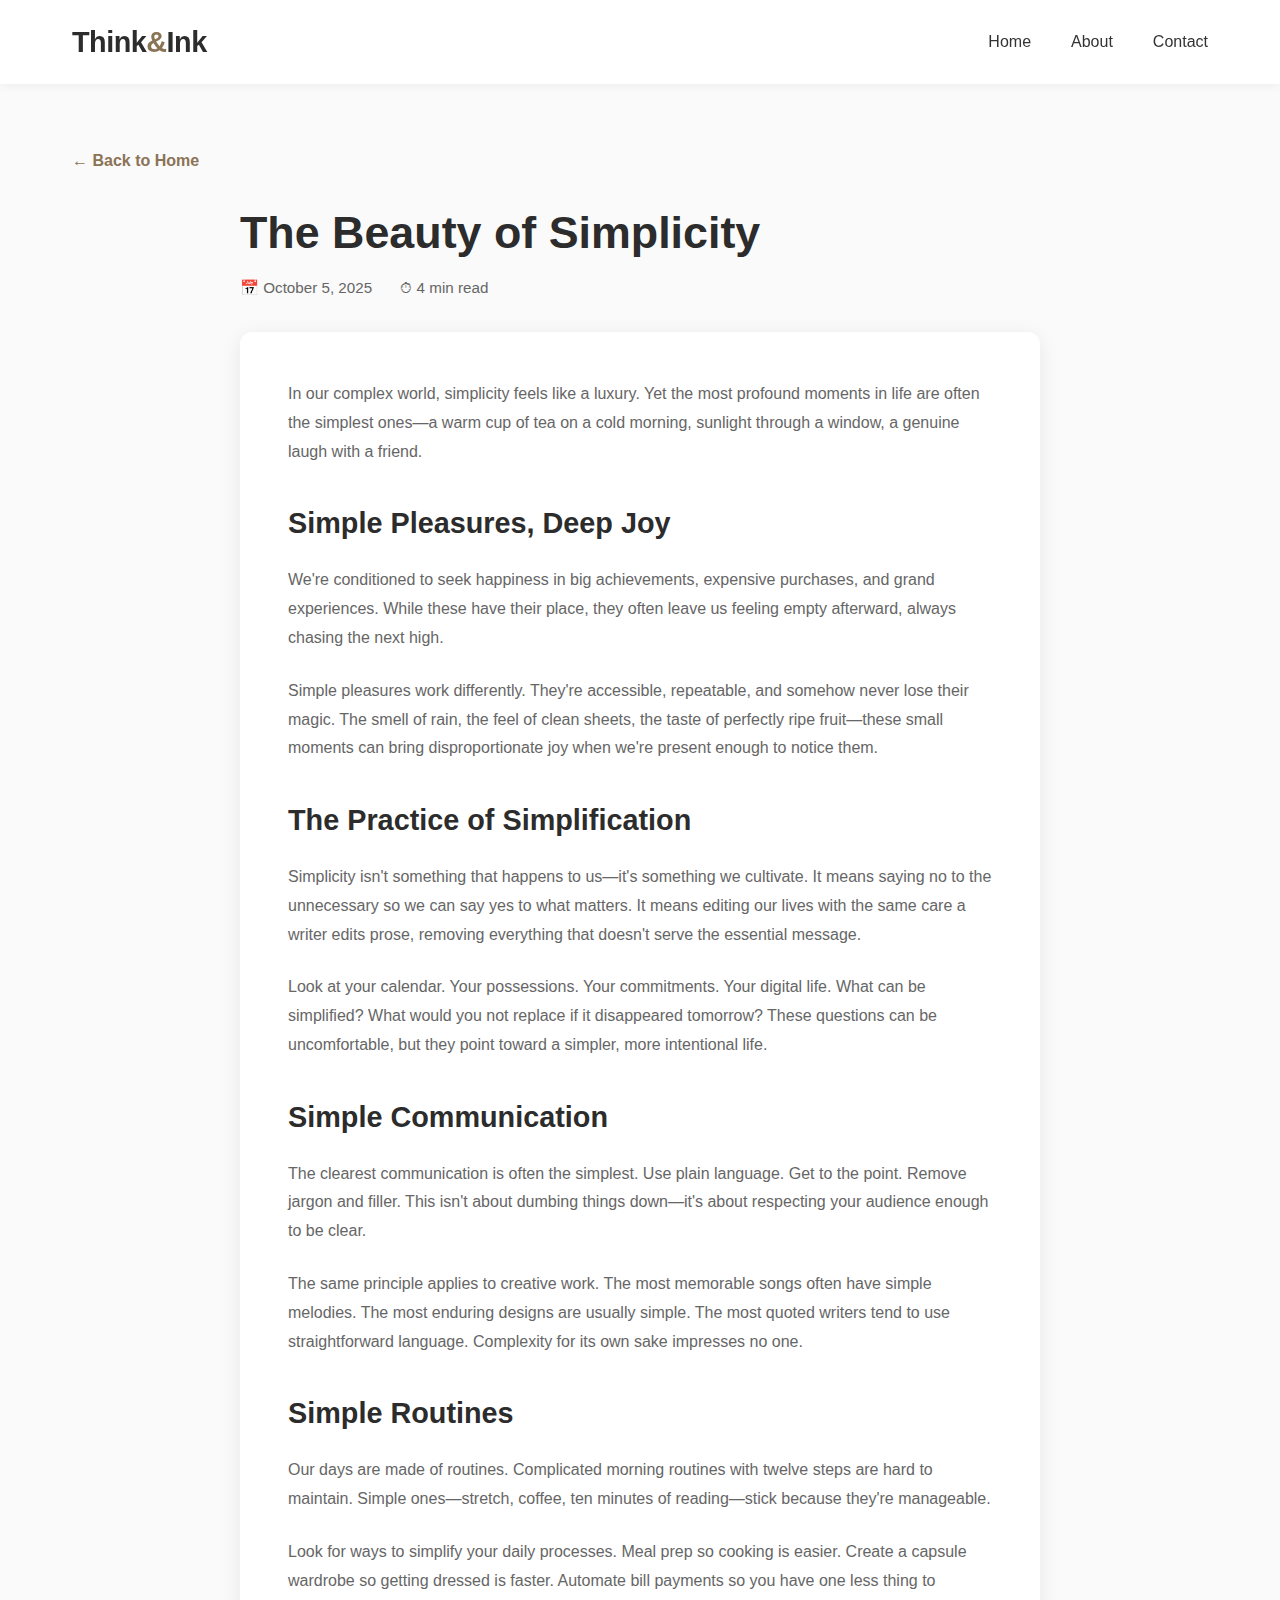
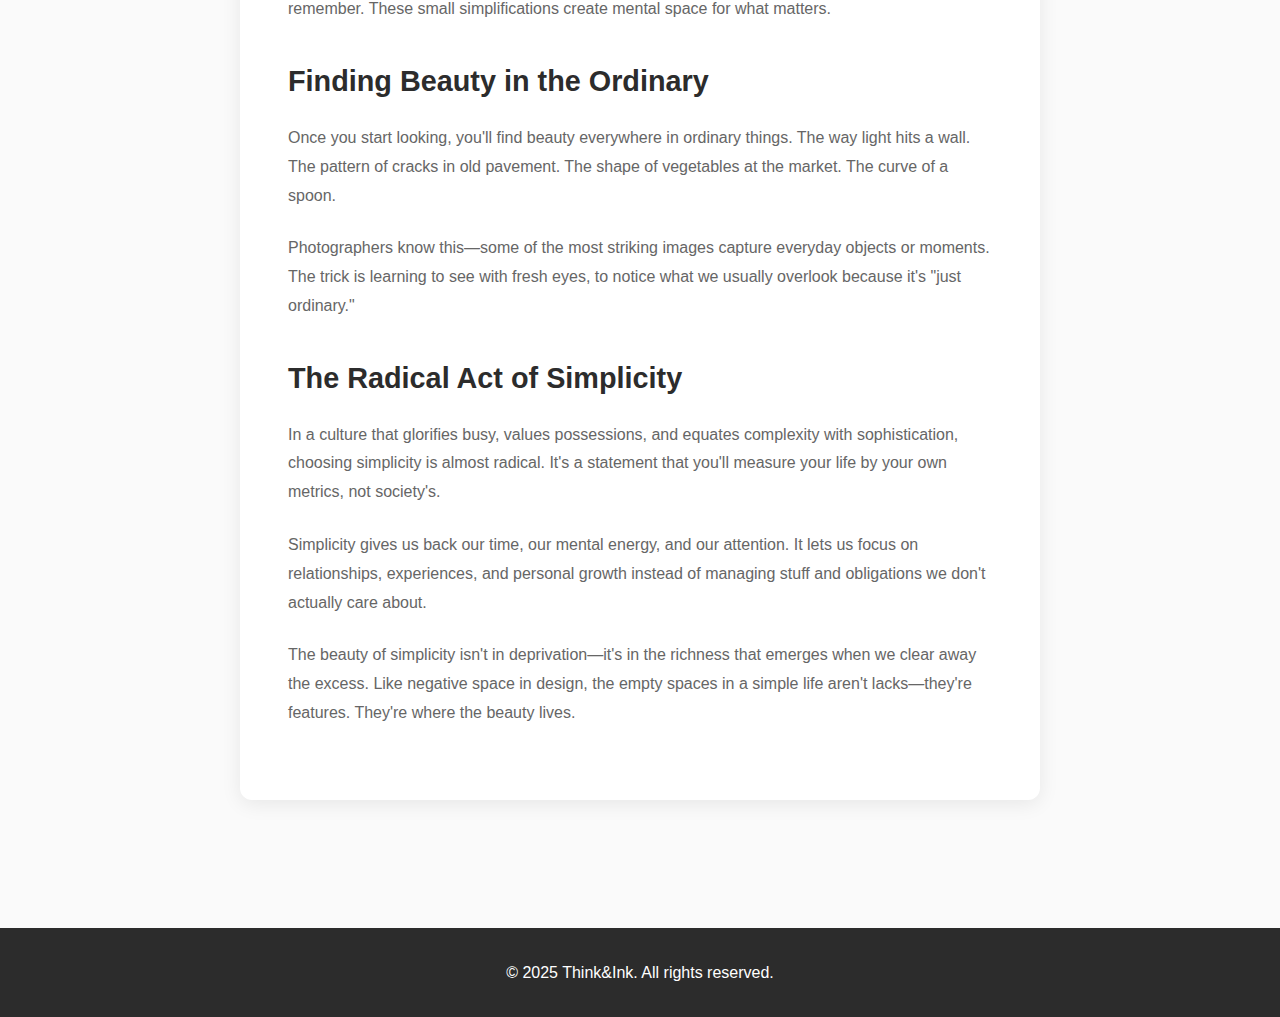
<file: blog5.html>
<!DOCTYPE html>
<html lang="en">
<head>
    <meta charset="UTF-8">
    <meta name="viewport" content="width=device-width, initial-scale=1.0">
    <title>The Beauty of Simplicity - Think&Ink</title>
    <link rel="stylesheet" href="styles.css">
</head>
<body>
    <nav class="navbar">
        <div class="nav-container">
            <a href="index.html" class="logo">Think<span>&</span>Ink</a>
            <ul class="nav-menu">
                <li><a href="index.html">Home</a></li>
                <li><a href="about.html">About</a></li>
                <li><a href="contact.html">Contact</a></li>
            </ul>
        </div>
    </nav>

    <main class="container">
        <a href="index.html" class="back-link">← Back to Home</a>
        <section class="blog-post-section">
            <div class="blog-post-header">
                <h1>The Beauty of Simplicity</h1>
                <div class="post-meta">
                    <span>📅 October 5, 2025</span>
                    <span>⏱ 4 min read</span>
                </div>
            </div>

            <div class="blog-post-content">
                <p>In our complex world, simplicity feels like a luxury. Yet the most profound moments in life are often the simplest ones—a warm cup of tea on a cold morning, sunlight through a window, a genuine laugh with a friend.</p>

                <h2>Simple Pleasures, Deep Joy</h2>
                <p>We're conditioned to seek happiness in big achievements, expensive purchases, and grand experiences. While these have their place, they often leave us feeling empty afterward, always chasing the next high.</p>

                <p>Simple pleasures work differently. They're accessible, repeatable, and somehow never lose their magic. The smell of rain, the feel of clean sheets, the taste of perfectly ripe fruit—these small moments can bring disproportionate joy when we're present enough to notice them.</p>

                <h2>The Practice of Simplification</h2>
                <p>Simplicity isn't something that happens to us—it's something we cultivate. It means saying no to the unnecessary so we can say yes to what matters. It means editing our lives with the same care a writer edits prose, removing everything that doesn't serve the essential message.</p>

                <p>Look at your calendar. Your possessions. Your commitments. Your digital life. What can be simplified? What would you not replace if it disappeared tomorrow? These questions can be uncomfortable, but they point toward a simpler, more intentional life.</p>

                <h2>Simple Communication</h2>
                <p>The clearest communication is often the simplest. Use plain language. Get to the point. Remove jargon and filler. This isn't about dumbing things down—it's about respecting your audience enough to be clear.</p>

                <p>The same principle applies to creative work. The most memorable songs often have simple melodies. The most enduring designs are usually simple. The most quoted writers tend to use straightforward language. Complexity for its own sake impresses no one.</p>

                <h2>Simple Routines</h2>
                <p>Our days are made of routines. Complicated morning routines with twelve steps are hard to maintain. Simple ones—stretch, coffee, ten minutes of reading—stick because they're manageable.</p>

                <p>Look for ways to simplify your daily processes. Meal prep so cooking is easier. Create a capsule wardrobe so getting dressed is faster. Automate bill payments so you have one less thing to remember. These small simplifications create mental space for what matters.</p>

                <h2>Finding Beauty in the Ordinary</h2>
                <p>Once you start looking, you'll find beauty everywhere in ordinary things. The way light hits a wall. The pattern of cracks in old pavement. The shape of vegetables at the market. The curve of a spoon.</p>

                <p>Photographers know this—some of the most striking images capture everyday objects or moments. The trick is learning to see with fresh eyes, to notice what we usually overlook because it's "just ordinary."</p>

                <h2>The Radical Act of Simplicity</h2>
                <p>In a culture that glorifies busy, values possessions, and equates complexity with sophistication, choosing simplicity is almost radical. It's a statement that you'll measure your life by your own metrics, not society's.</p>

                <p>Simplicity gives us back our time, our mental energy, and our attention. It lets us focus on relationships, experiences, and personal growth instead of managing stuff and obligations we don't actually care about.</p>

                <p>The beauty of simplicity isn't in deprivation—it's in the richness that emerges when we clear away the excess. Like negative space in design, the empty spaces in a simple life aren't lacks—they're features. They're where the beauty lives.</p>
            </div>
        </section>
    </main>

    <footer class="footer">
        <p>&copy; 2025 Think&Ink. All rights reserved.</p>
    </footer>
</body>
</html>
</file>
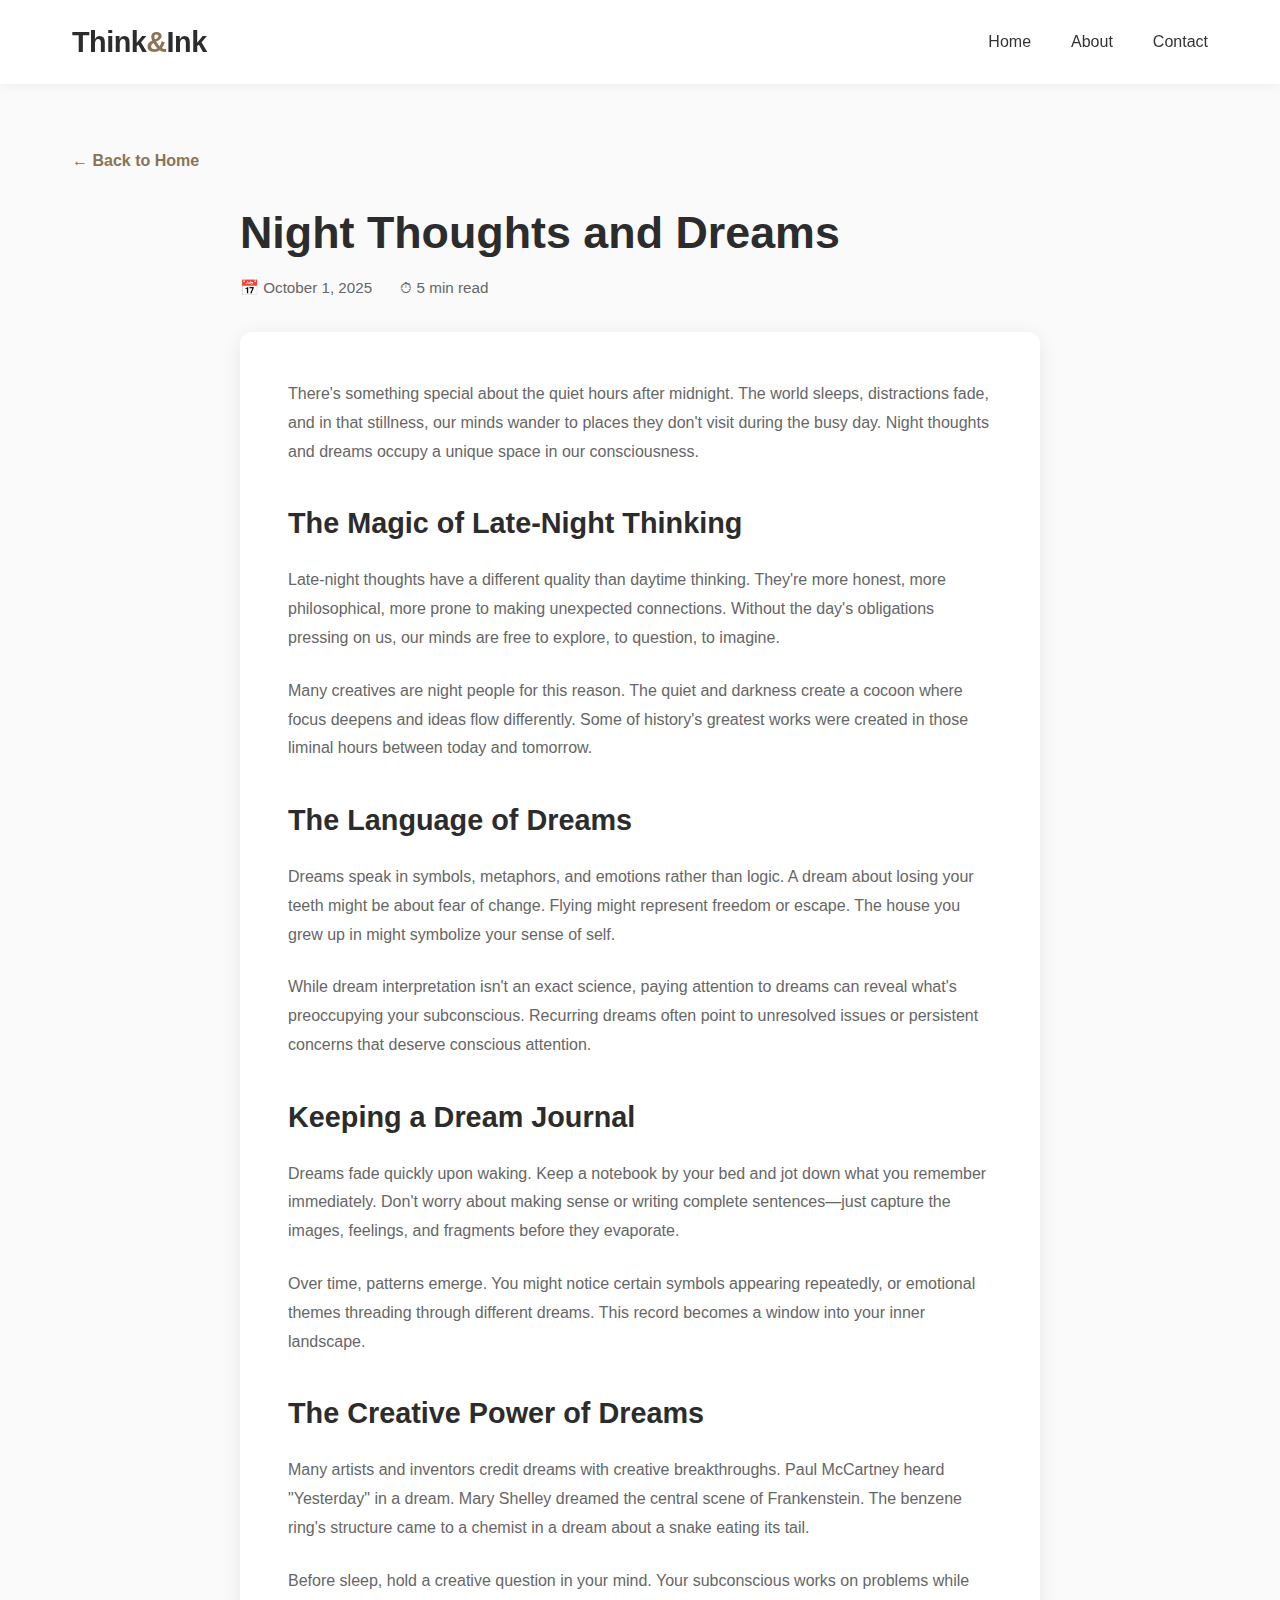
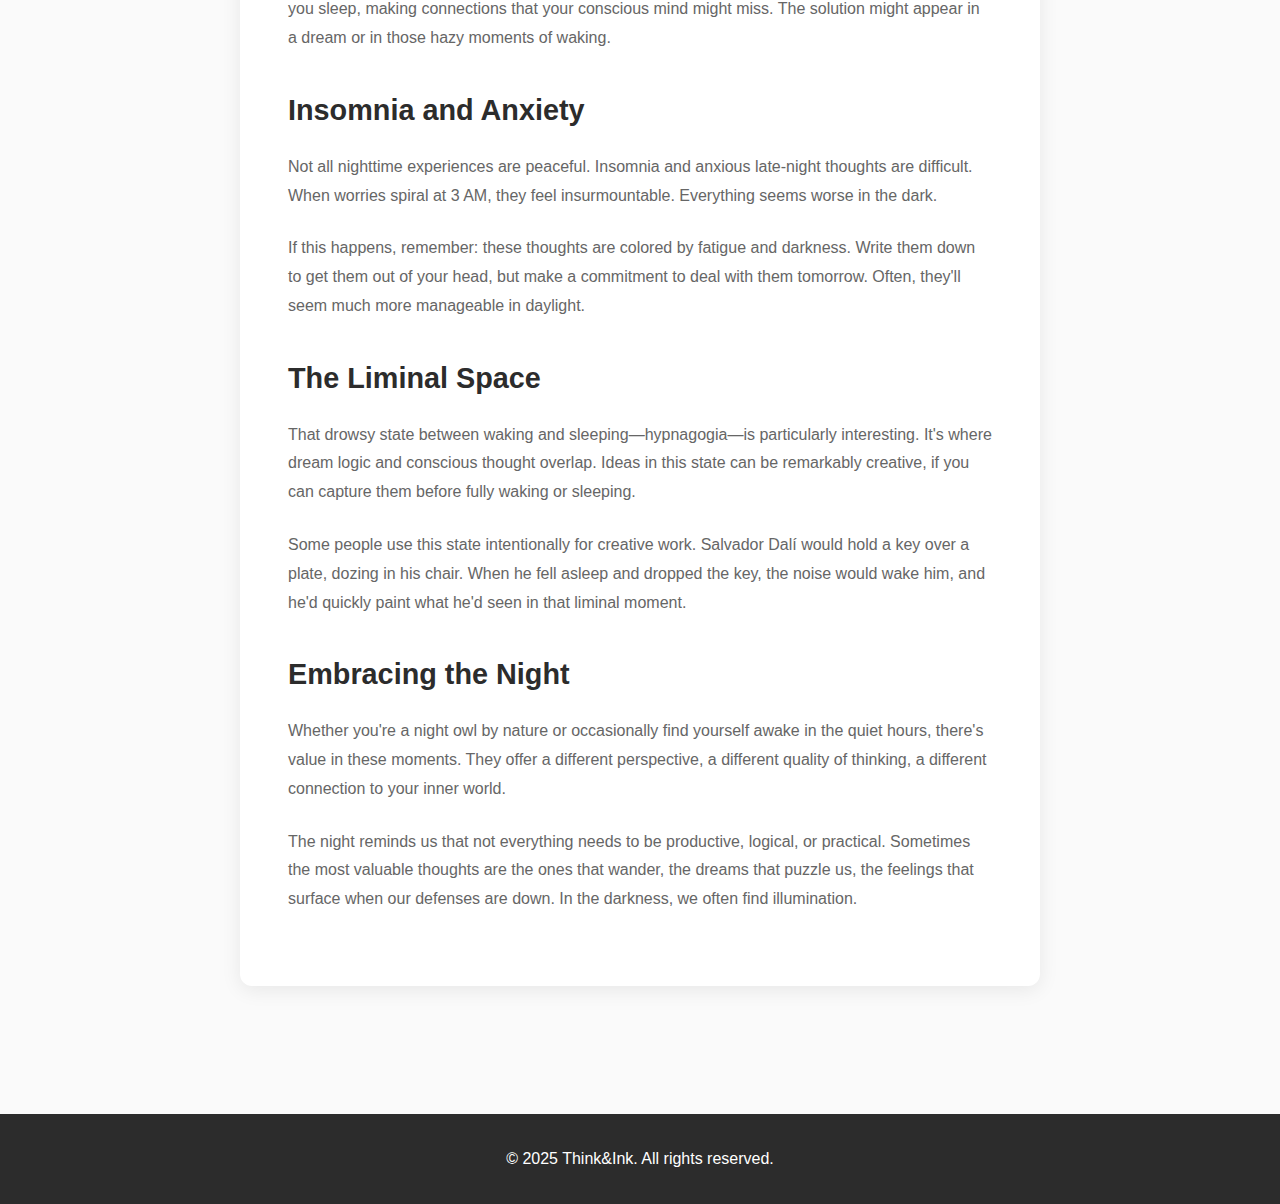
<file: blog6.html>
<!DOCTYPE html>
<html lang="en">
<head>
    <meta charset="UTF-8">
    <meta name="viewport" content="width=device-width, initial-scale=1.0">
    <title>Night Thoughts and Dreams - Think&Ink</title>
    <link rel="stylesheet" href="styles.css">
</head>
<body>
    <nav class="navbar">
        <div class="nav-container">
            <a href="index.html" class="logo">Think<span>&</span>Ink</a>
            <ul class="nav-menu">
                <li><a href="index.html">Home</a></li>
                <li><a href="about.html">About</a></li>
                <li><a href="contact.html">Contact</a></li>
            </ul>
        </div>
    </nav>

    <main class="container">
        <a href="index.html" class="back-link">← Back to Home</a>
        <section class="blog-post-section">
            <div class="blog-post-header">
                <h1>Night Thoughts and Dreams</h1>
                <div class="post-meta">
                    <span>📅 October 1, 2025</span>
                    <span>⏱ 5 min read</span>
                </div>
            </div>

            <div class="blog-post-content">
                <p>There's something special about the quiet hours after midnight. The world sleeps, distractions fade, and in that stillness, our minds wander to places they don't visit during the busy day. Night thoughts and dreams occupy a unique space in our consciousness.</p>

                <h2>The Magic of Late-Night Thinking</h2>
                <p>Late-night thoughts have a different quality than daytime thinking. They're more honest, more philosophical, more prone to making unexpected connections. Without the day's obligations pressing on us, our minds are free to explore, to question, to imagine.</p>

                <p>Many creatives are night people for this reason. The quiet and darkness create a cocoon where focus deepens and ideas flow differently. Some of history's greatest works were created in those liminal hours between today and tomorrow.</p>

                <h2>The Language of Dreams</h2>
                <p>Dreams speak in symbols, metaphors, and emotions rather than logic. A dream about losing your teeth might be about fear of change. Flying might represent freedom or escape. The house you grew up in might symbolize your sense of self.</p>

                <p>While dream interpretation isn't an exact science, paying attention to dreams can reveal what's preoccupying your subconscious. Recurring dreams often point to unresolved issues or persistent concerns that deserve conscious attention.</p>

                <h2>Keeping a Dream Journal</h2>
                <p>Dreams fade quickly upon waking. Keep a notebook by your bed and jot down what you remember immediately. Don't worry about making sense or writing complete sentences—just capture the images, feelings, and fragments before they evaporate.</p>

                <p>Over time, patterns emerge. You might notice certain symbols appearing repeatedly, or emotional themes threading through different dreams. This record becomes a window into your inner landscape.</p>

                <h2>The Creative Power of Dreams</h2>
                <p>Many artists and inventors credit dreams with creative breakthroughs. Paul McCartney heard "Yesterday" in a dream. Mary Shelley dreamed the central scene of Frankenstein. The benzene ring's structure came to a chemist in a dream about a snake eating its tail.</p>

                <p>Before sleep, hold a creative question in your mind. Your subconscious works on problems while you sleep, making connections that your conscious mind might miss. The solution might appear in a dream or in those hazy moments of waking.</p>

                <h2>Insomnia and Anxiety</h2>
                <p>Not all nighttime experiences are peaceful. Insomnia and anxious late-night thoughts are difficult. When worries spiral at 3 AM, they feel insurmountable. Everything seems worse in the dark.</p>

                <p>If this happens, remember: these thoughts are colored by fatigue and darkness. Write them down to get them out of your head, but make a commitment to deal with them tomorrow. Often, they'll seem much more manageable in daylight.</p>

                <h2>The Liminal Space</h2>
                <p>That drowsy state between waking and sleeping—hypnagogia—is particularly interesting. It's where dream logic and conscious thought overlap. Ideas in this state can be remarkably creative, if you can capture them before fully waking or sleeping.</p>

                <p>Some people use this state intentionally for creative work. Salvador Dalí would hold a key over a plate, dozing in his chair. When he fell asleep and dropped the key, the noise would wake him, and he'd quickly paint what he'd seen in that liminal moment.</p>

                <h2>Embracing the Night</h2>
                <p>Whether you're a night owl by nature or occasionally find yourself awake in the quiet hours, there's value in these moments. They offer a different perspective, a different quality of thinking, a different connection to your inner world.</p>

                <p>The night reminds us that not everything needs to be productive, logical, or practical. Sometimes the most valuable thoughts are the ones that wander, the dreams that puzzle us, the feelings that surface when our defenses are down. In the darkness, we often find illumination.</p>
            </div>
        </section>
    </main>

    <footer class="footer">
        <p>&copy; 2025 Think&Ink. All rights reserved.</p>
    </footer>
</body>
</html>
</file>
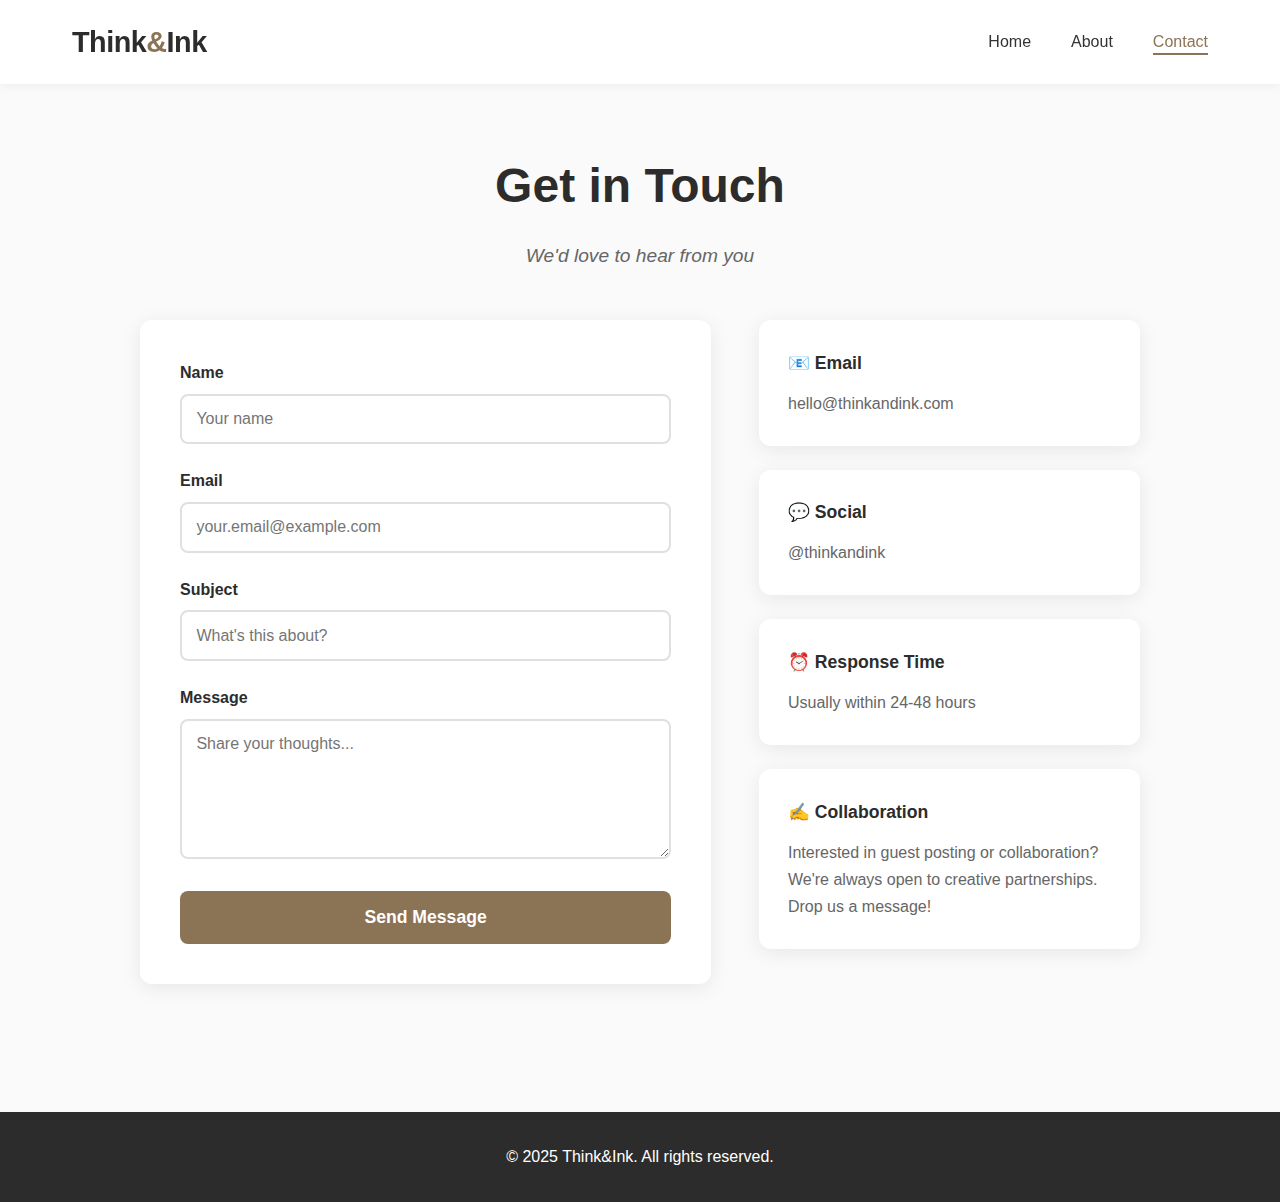
<file: contact.html>
<!DOCTYPE html>
<html lang="en">
<head>
    <meta charset="UTF-8">
    <meta name="viewport" content="width=device-width, initial-scale=1.0">
    <title>Think&Ink - Contact</title>
    <link rel="stylesheet" href="styles.css">
</head>
<body>
    <nav class="navbar">
        <div class="nav-container">
            <a href="index.html" class="logo">Think<span>&</span>Ink</a>
            <ul class="nav-menu">
                <li><a href="index.html">Home</a></li>
                <li><a href="about.html">About</a></li>
                <li><a href="contact.html" class="active">Contact</a></li>
            </ul>
        </div>
    </nav>

    <main class="container">
        <section class="contact-section">
            <div class="contact-header">
                <h1>Get in Touch</h1>
                <p class="subtitle">We'd love to hear from you</p>
            </div>

            <div class="contact-content">
                <div class="contact-form-wrapper">
                    <form class="contact-form">
                        <div class="form-group">
                            <label for="name">Name</label>
                            <input type="text" id="name" name="name" placeholder="Your name" required>
                        </div>

                        <div class="form-group">
                            <label for="email">Email</label>
                            <input type="email" id="email" name="email" placeholder="your.email@example.com" required>
                        </div>

                        <div class="form-group">
                            <label for="subject">Subject</label>
                            <input type="text" id="subject" name="subject" placeholder="What's this about?" required>
                        </div>

                        <div class="form-group">
                            <label for="message">Message</label>
                            <textarea id="message" name="message" rows="6" placeholder="Share your thoughts..." required></textarea>
                        </div>

                        <button type="submit" class="submit-btn">Send Message</button>
                    </form>
                </div>

                <div class="contact-info">
                    <div class="info-card">
                        <h3>📧 Email</h3>
                        <p>hello@thinkandink.com</p>
                    </div>

                    <div class="info-card">
                        <h3>💬 Social</h3>
                        <p>@thinkandink</p>
                    </div>

                    <div class="info-card">
                        <h3>⏰ Response Time</h3>
                        <p>Usually within 24-48 hours</p>
                    </div>

                    <div class="info-card">
                        <h3>✍️ Collaboration</h3>
                        <p>Interested in guest posting or collaboration? We're always open to creative partnerships. Drop us a message!</p>
                    </div>
                </div>
            </div>
        </section>
    </main>

    <footer class="footer">
        <p>&copy; 2025 Think&Ink. All rights reserved.</p>
    </footer>
</body>
</html>
</file>
<file: styles.css>
/* Global Styles */
* {
    margin: 0;
    padding: 0;
    box-sizing: border-box;
}

:root {
    --primary-color: #2c2c2c;
    --secondary-color: #5a5a5a;
    --accent-color: #8b7355;
    --bg-color: #fafafa;
    --card-bg: #ffffff;
    --text-color: #333333;
    --text-light: #666666;
    --border-color: #e0e0e0;
    --transition: all 0.3s ease;
}

body {
    font-family: 'Segoe UI', Tahoma, Geneva, Verdana, sans-serif;
    line-height: 1.6;
    color: var(--text-color);
    background-color: var(--bg-color);
}

/* Navigation */
.navbar {
    background-color: var(--card-bg);
    box-shadow: 0 2px 10px rgba(0, 0, 0, 0.05);
    position: sticky;
    top: 0;
    z-index: 1000;
}

.nav-container {
    max-width: 1200px;
    margin: 0 auto;
    padding: 1.2rem 2rem;
    display: flex;
    justify-content: space-between;
    align-items: center;
}

.logo {
    font-size: 1.8rem;
    font-weight: 700;
    color: var(--primary-color);
    text-decoration: none;
    letter-spacing: -0.5px;
}

.logo span {
    color: var(--accent-color);
}

.nav-menu {
    display: flex;
    list-style: none;
    gap: 2.5rem;
}

.nav-menu a {
    color: var(--text-color);
    text-decoration: none;
    font-weight: 500;
    transition: var(--transition);
    position: relative;
}

.nav-menu a::after {
    content: '';
    position: absolute;
    bottom: -5px;
    left: 0;
    width: 0;
    height: 2px;
    background-color: var(--accent-color);
    transition: var(--transition);
}

.nav-menu a:hover::after,
.nav-menu a.active::after {
    width: 100%;
}

.nav-menu a:hover,
.nav-menu a.active {
    color: var(--accent-color);
}

/* Hero Section */
.hero {
    background: linear-gradient(135deg, #f5f5f5 0%, #e8e8e8 100%);
    padding: 6rem 2rem;
    text-align: center;
}

.hero-content h1 {
    font-size: 3.5rem;
    margin-bottom: 1rem;
    color: var(--primary-color);
}

.hero-content h1 span {
    color: var(--accent-color);
}

.hero-content p {
    font-size: 1.3rem;
    color: var(--text-light);
    font-style: italic;
}

/* Container */
.container {
    max-width: 1200px;
    margin: 0 auto;
    padding: 4rem 2rem;
}

/* Blog Grid */
.blog-grid {
    display: grid;
    grid-template-columns: repeat(auto-fill, minmax(350px, 1fr));
    gap: 2.5rem;
}

.blog-card {
    background-color: var(--card-bg);
    border-radius: 12px;
    overflow: hidden;
    box-shadow: 0 4px 20px rgba(0, 0, 0, 0.08);
    transition: var(--transition);
    cursor: pointer;
}

.blog-card:hover {
    transform: translateY(-8px);
    box-shadow: 0 8px 30px rgba(0, 0, 0, 0.12);
}

.blog-image {
    width: 100%;
    height: 200px;
    background: linear-gradient(135deg, #e0e0e0 0%, #f5f5f5 100%);
    display: flex;
    align-items: center;
    justify-content: center;
}

.placeholder-image {
    font-size: 4rem;
}

.blog-content {
    padding: 1.8rem;
}

.blog-date {
    color: var(--accent-color);
    font-size: 0.85rem;
    font-weight: 600;
    text-transform: uppercase;
    letter-spacing: 0.5px;
}

.blog-content h2 {
    font-size: 1.5rem;
    margin: 0.8rem 0;
    color: var(--primary-color);
    line-height: 1.3;
}

.blog-content p {
    color: var(--text-light);
    margin-bottom: 1.2rem;
    line-height: 1.7;
}

.read-more {
    color: var(--accent-color);
    text-decoration: none;
    font-weight: 600;
    display: inline-block;
    transition: var(--transition);
}

.read-more:hover {
    color: var(--primary-color);
    transform: translateX(5px);
}

/* About Page */
.about-section {
    max-width: 1000px;
    margin: 0 auto;
}

.about-header {
    text-align: center;
    margin-bottom: 3rem;
}

.about-header h1 {
    font-size: 3rem;
    color: var(--primary-color);
    margin-bottom: 1rem;
}

.about-header h1 span {
    color: var(--accent-color);
}

.subtitle {
    font-size: 1.2rem;
    color: var(--text-light);
    font-style: italic;
}

.about-content {
    display: grid;
    grid-template-columns: 2fr 1fr;
    gap: 3rem;
    margin-top: 3rem;
}

.about-text h2 {
    color: var(--primary-color);
    font-size: 1.8rem;
    margin: 2rem 0 1rem 0;
}

.about-text h2:first-child {
    margin-top: 0;
}

.about-text p {
    color: var(--text-light);
    line-height: 1.8;
    margin-bottom: 1.5rem;
}

.about-list {
    list-style-position: inside;
    color: var(--text-light);
    line-height: 2;
    margin: 1rem 0;
}

.about-list li {
    margin-left: 1rem;
}

.about-sidebar {
    display: flex;
    flex-direction: column;
    gap: 1.5rem;
}

.about-card {
    background-color: var(--card-bg);
    padding: 1.8rem;
    border-radius: 12px;
    box-shadow: 0 4px 20px rgba(0, 0, 0, 0.08);
}

.about-card h3 {
    color: var(--primary-color);
    margin-bottom: 1rem;
    font-size: 1.1rem;
}

.about-card ul {
    list-style: none;
    color: var(--text-light);
}

.about-card li {
    padding: 0.4rem 0;
    border-bottom: 1px solid var(--border-color);
}

.about-card li:last-child {
    border-bottom: none;
}

.stat {
    font-size: 1.3rem;
    font-weight: 600;
    color: var(--accent-color);
}

/* Contact Page */
.contact-section {
    max-width: 1000px;
    margin: 0 auto;
}

.contact-header {
    text-align: center;
    margin-bottom: 3rem;
}

.contact-header h1 {
    font-size: 3rem;
    color: var(--primary-color);
    margin-bottom: 1rem;
}

.contact-content {
    display: grid;
    grid-template-columns: 1.5fr 1fr;
    gap: 3rem;
}

.contact-form-wrapper {
    background-color: var(--card-bg);
    padding: 2.5rem;
    border-radius: 12px;
    box-shadow: 0 4px 20px rgba(0, 0, 0, 0.08);
}

.form-group {
    margin-bottom: 1.5rem;
}

.form-group label {
    display: block;
    margin-bottom: 0.5rem;
    color: var(--primary-color);
    font-weight: 600;
}

.form-group input,
.form-group textarea {
    width: 100%;
    padding: 0.9rem;
    border: 2px solid var(--border-color);
    border-radius: 8px;
    font-family: inherit;
    font-size: 1rem;
    transition: var(--transition);
}

.form-group input:focus,
.form-group textarea:focus {
    outline: none;
    border-color: var(--accent-color);
}

.form-group textarea {
    resize: vertical;
}

.submit-btn {
    width: 100%;
    padding: 1rem;
    background-color: var(--accent-color);
    color: white;
    border: none;
    border-radius: 8px;
    font-size: 1.1rem;
    font-weight: 600;
    cursor: pointer;
    transition: var(--transition);
}

.submit-btn:hover {
    background-color: var(--primary-color);
    transform: translateY(-2px);
    box-shadow: 0 4px 15px rgba(0, 0, 0, 0.15);
}

.contact-info {
    display: flex;
    flex-direction: column;
    gap: 1.5rem;
}

.info-card {
    background-color: var(--card-bg);
    padding: 1.8rem;
    border-radius: 12px;
    box-shadow: 0 4px 20px rgba(0, 0, 0, 0.08);
}

.info-card h3 {
    color: var(--primary-color);
    margin-bottom: 0.8rem;
    font-size: 1.1rem;
}

.info-card p {
    color: var(--text-light);
    line-height: 1.7;
}

/* Blog Post Page */
.blog-post-section {
    max-width: 800px;
    margin: 0 auto;
}

.blog-post-header {
    margin-bottom: 2rem;
}

.blog-post-header h1 {
    font-size: 2.8rem;
    color: var(--primary-color);
    margin-bottom: 1rem;
    line-height: 1.2;
}

.post-meta {
    color: var(--text-light);
    font-size: 0.95rem;
}

.post-meta span {
    margin-right: 1.5rem;
}

.blog-post-content {
    background-color: var(--card-bg);
    padding: 3rem;
    border-radius: 12px;
    box-shadow: 0 4px 20px rgba(0, 0, 0, 0.08);
    line-height: 1.8;
    color: var(--text-light);
}

.blog-post-content p {
    margin-bottom: 1.5rem;
}

.blog-post-content h2 {
    color: var(--primary-color);
    margin: 2rem 0 1rem 0;
    font-size: 1.8rem;
}

.back-link {
    display: inline-block;
    margin-bottom: 2rem;
    color: var(--accent-color);
    text-decoration: none;
    font-weight: 600;
    transition: var(--transition);
}

.back-link:hover {
    color: var(--primary-color);
    transform: translateX(-5px);
}

/* Footer */
.footer {
    background-color: var(--primary-color);
    color: white;
    text-align: center;
    padding: 2rem;
    margin-top: 4rem;
}

/* Responsive Design */
@media (max-width: 768px) {
    .nav-container {
        flex-direction: column;
        gap: 1rem;
    }

    .hero-content h1 {
        font-size: 2.5rem;
    }

    .hero-content p {
        font-size: 1.1rem;
    }

    .blog-grid {
        grid-template-columns: 1fr;
    }

    .about-content,
    .contact-content {
        grid-template-columns: 1fr;
    }

    .about-header h1,
    .contact-header h1 {
        font-size: 2.2rem;
    }

    .nav-menu {
        gap: 1.5rem;
    }
}
</file>
